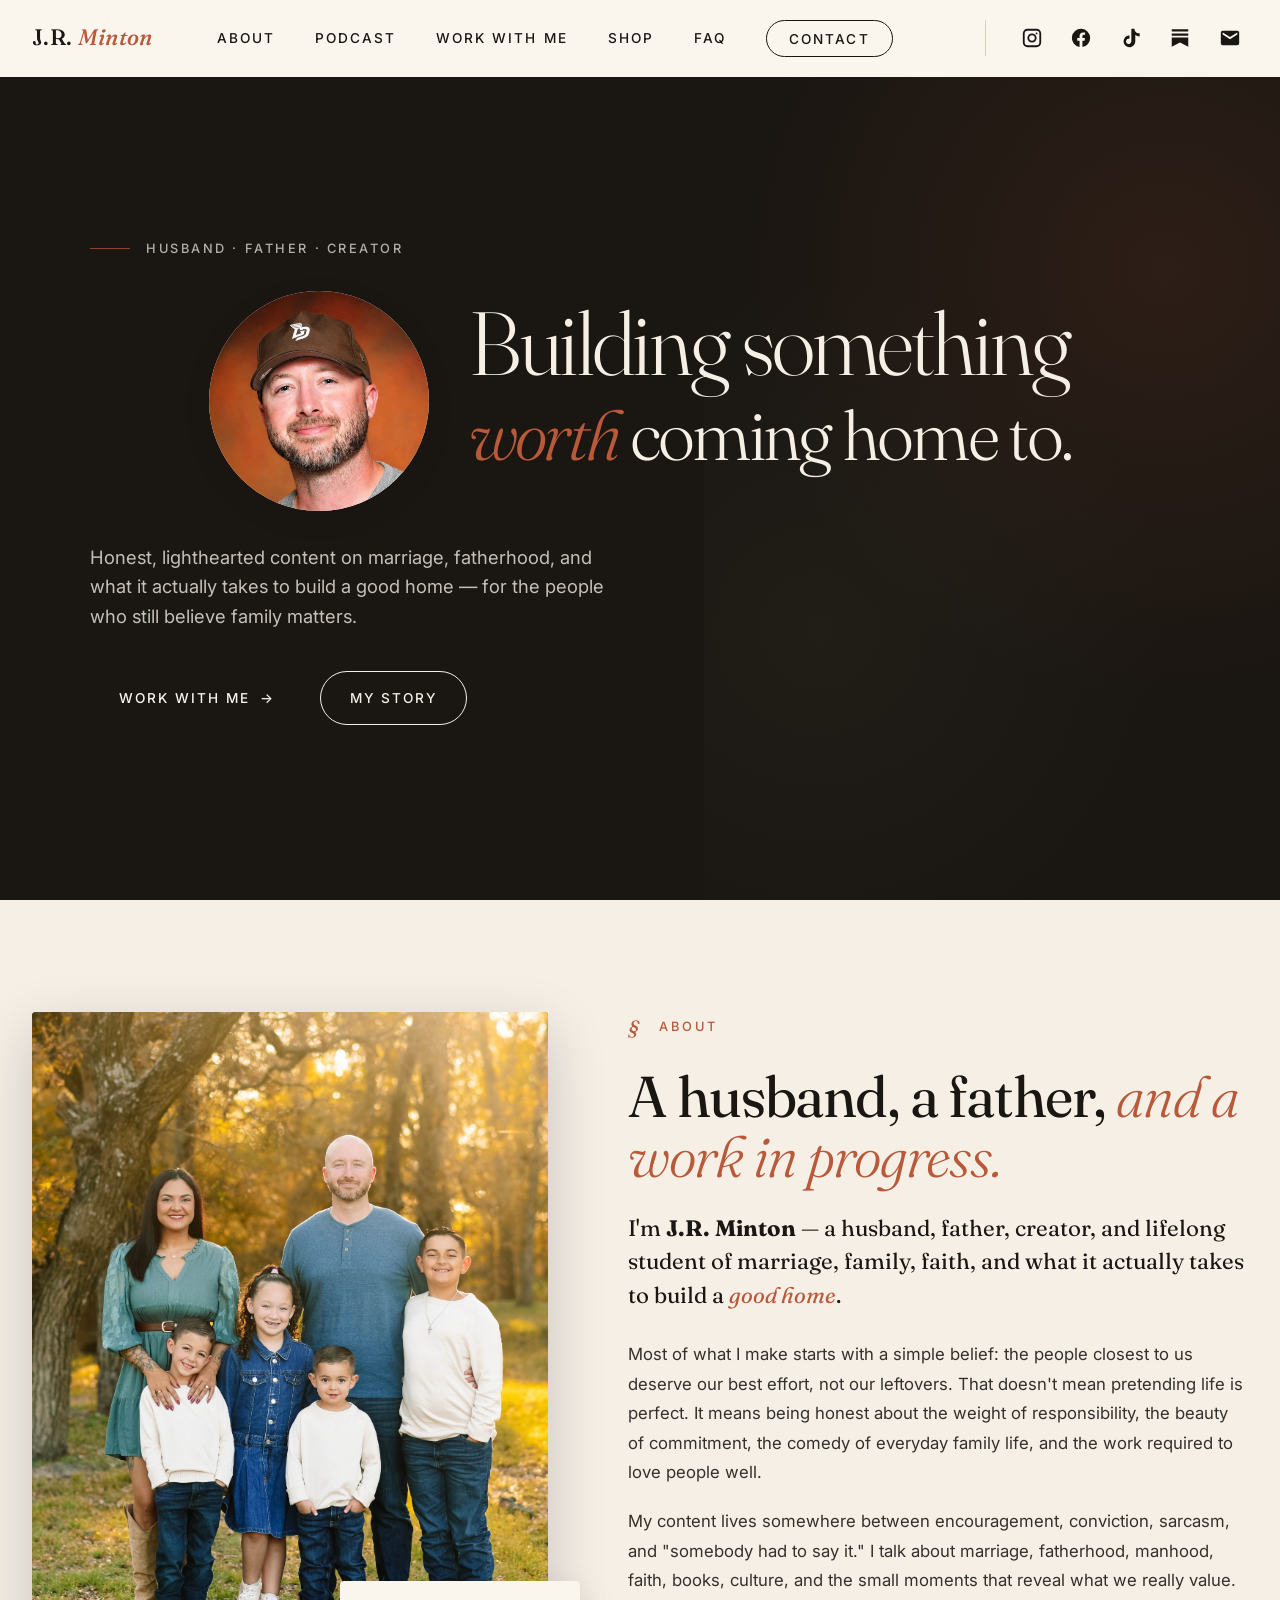
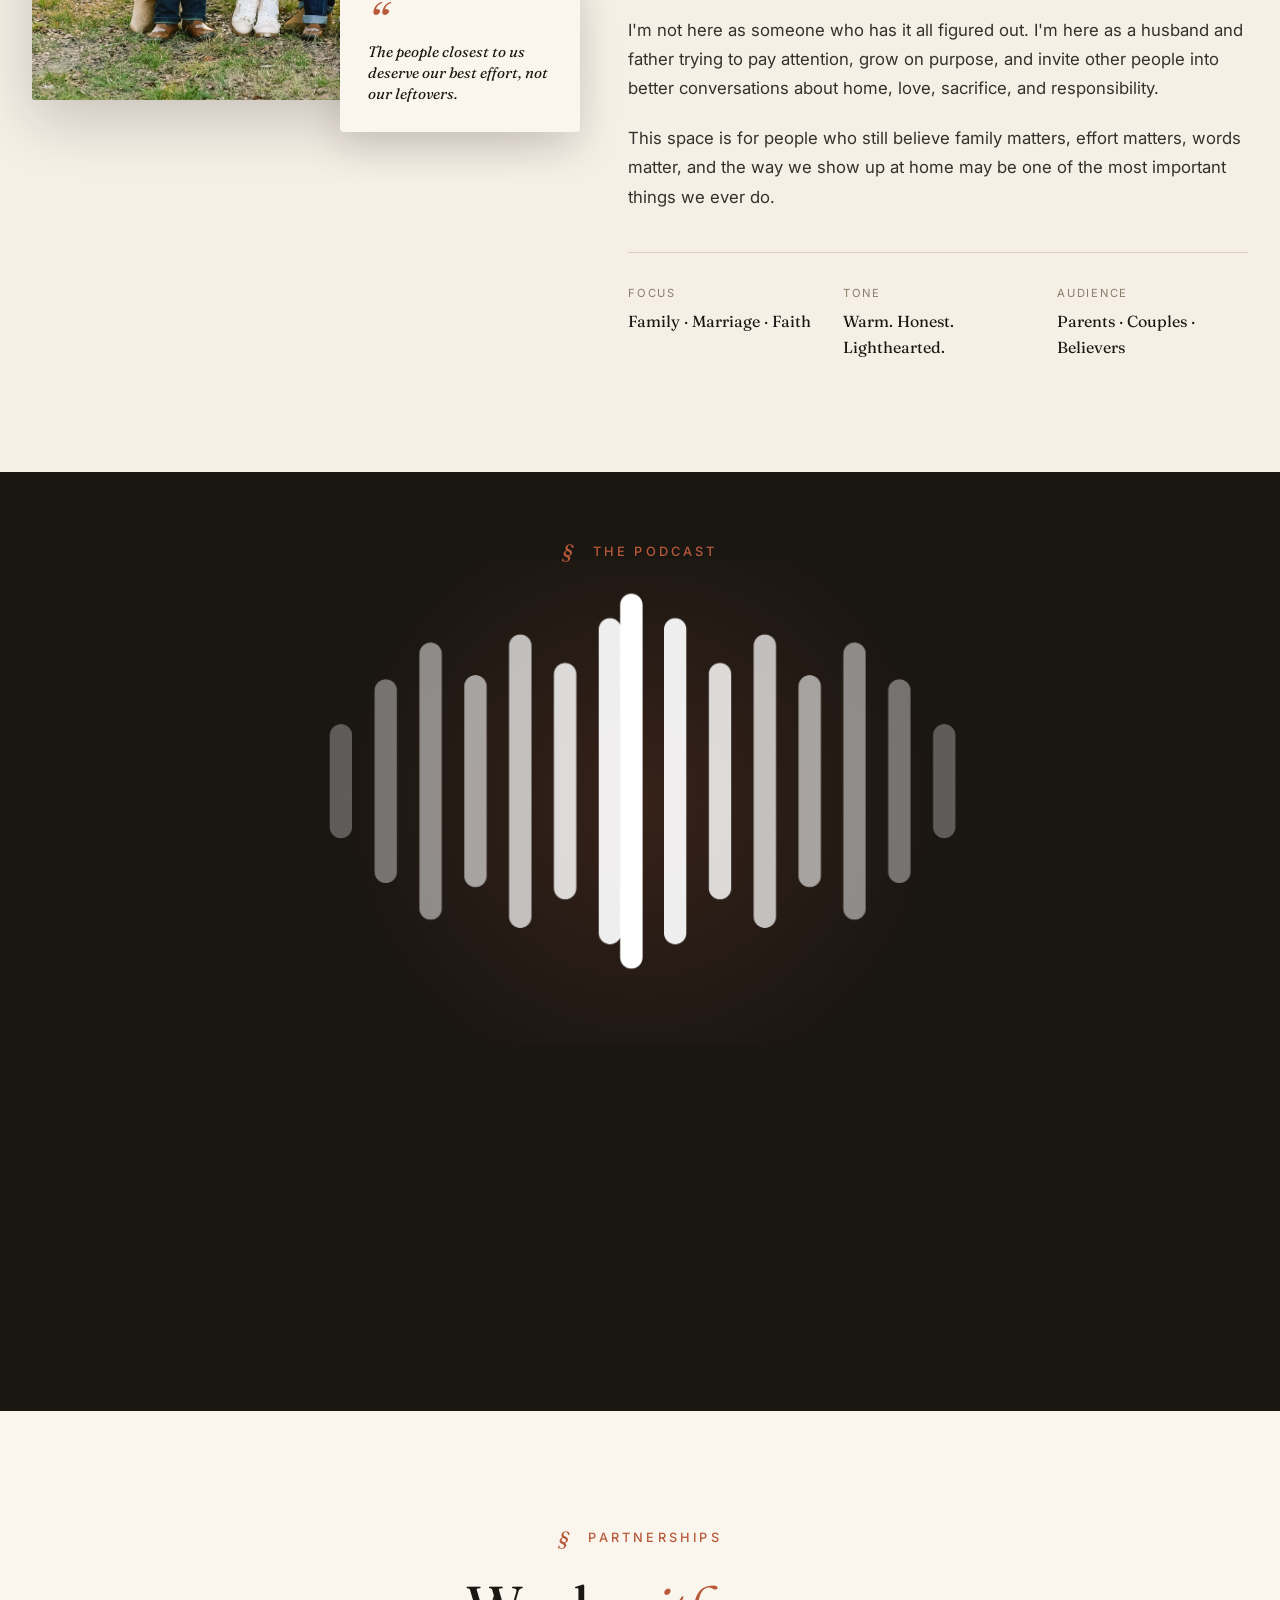
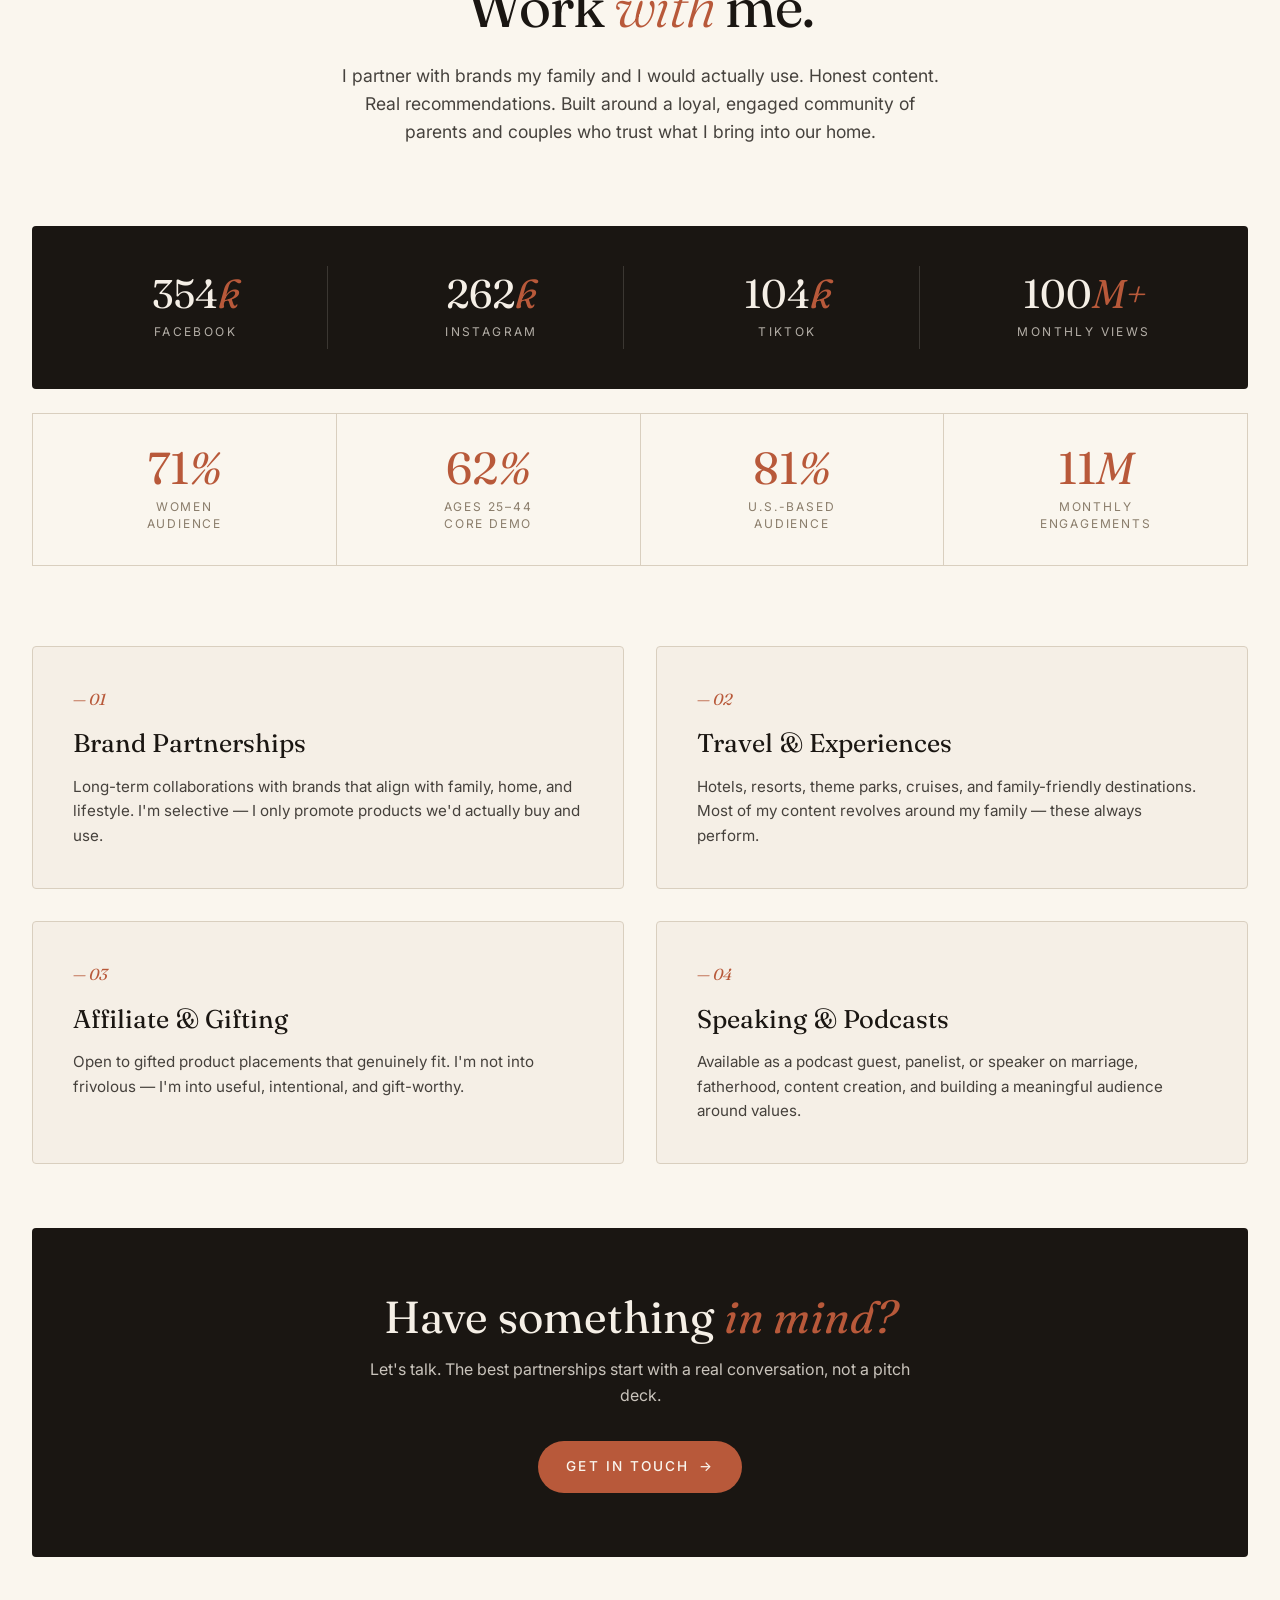
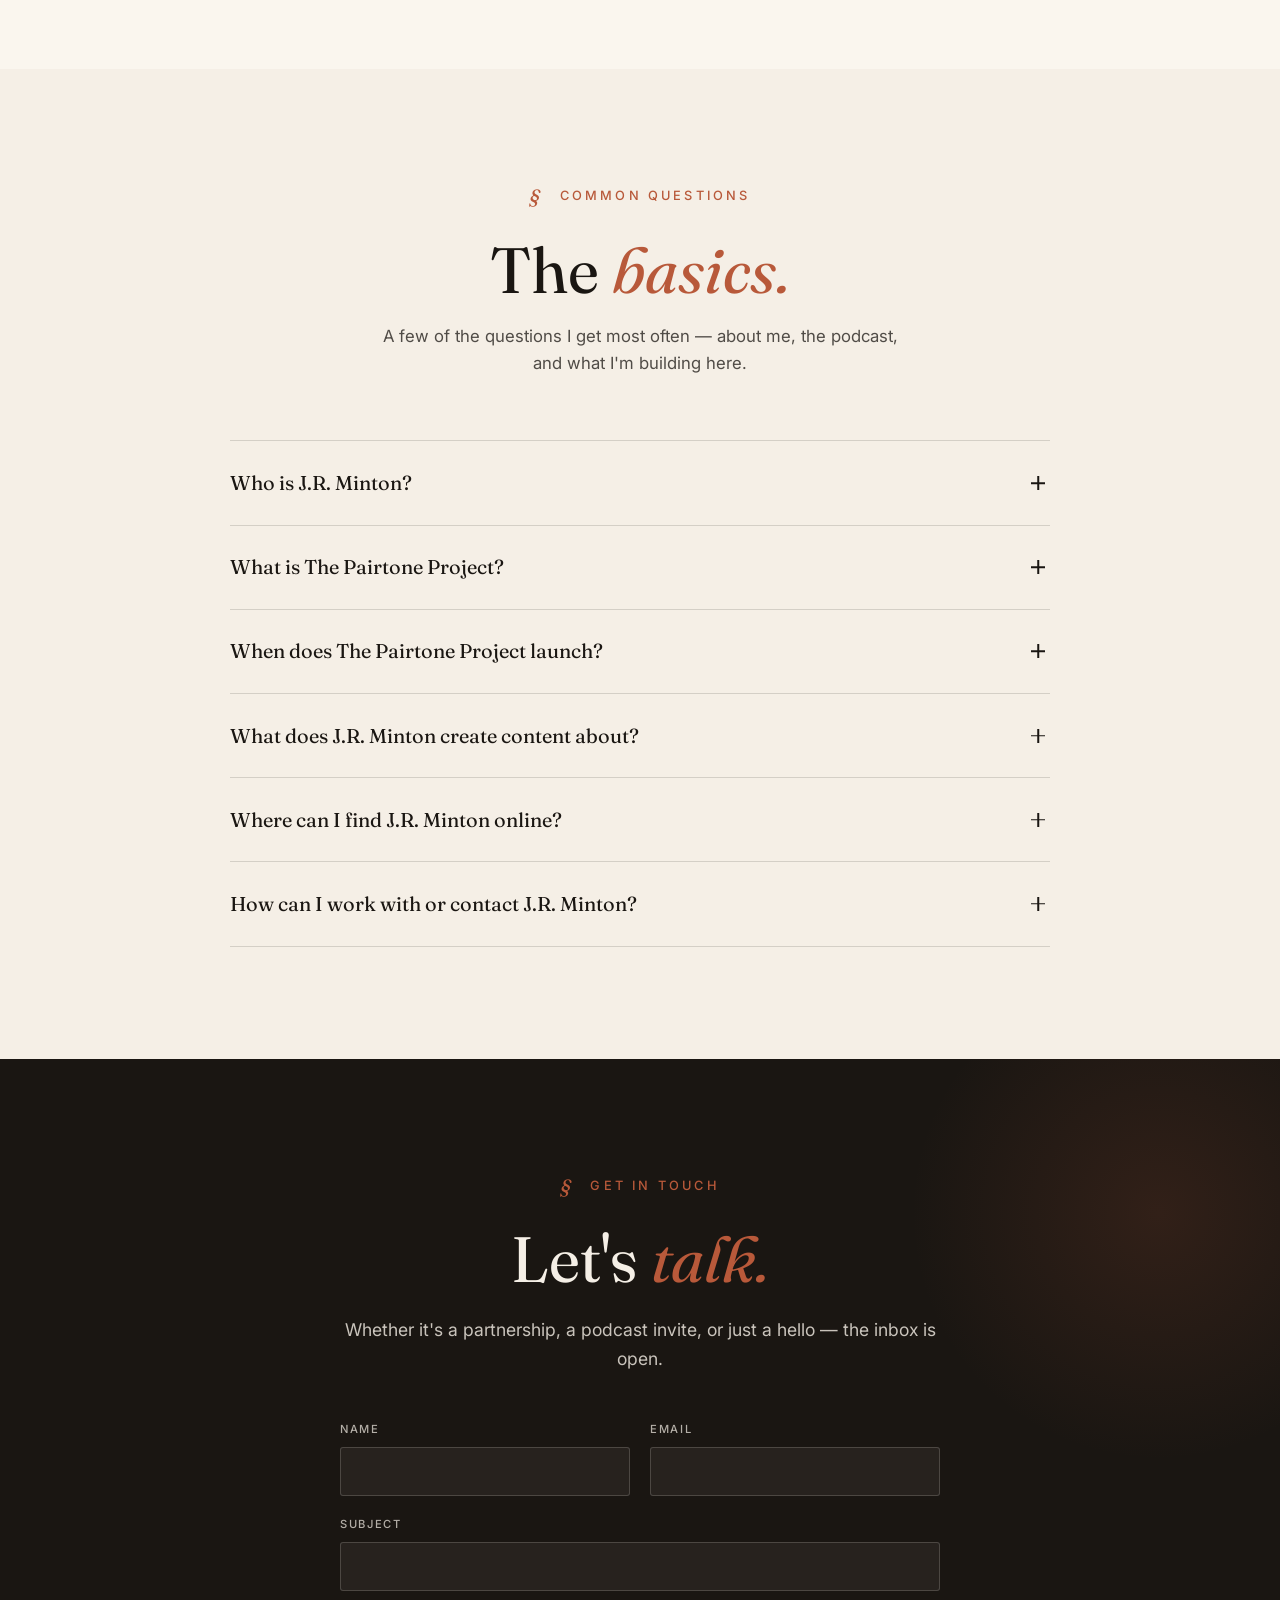
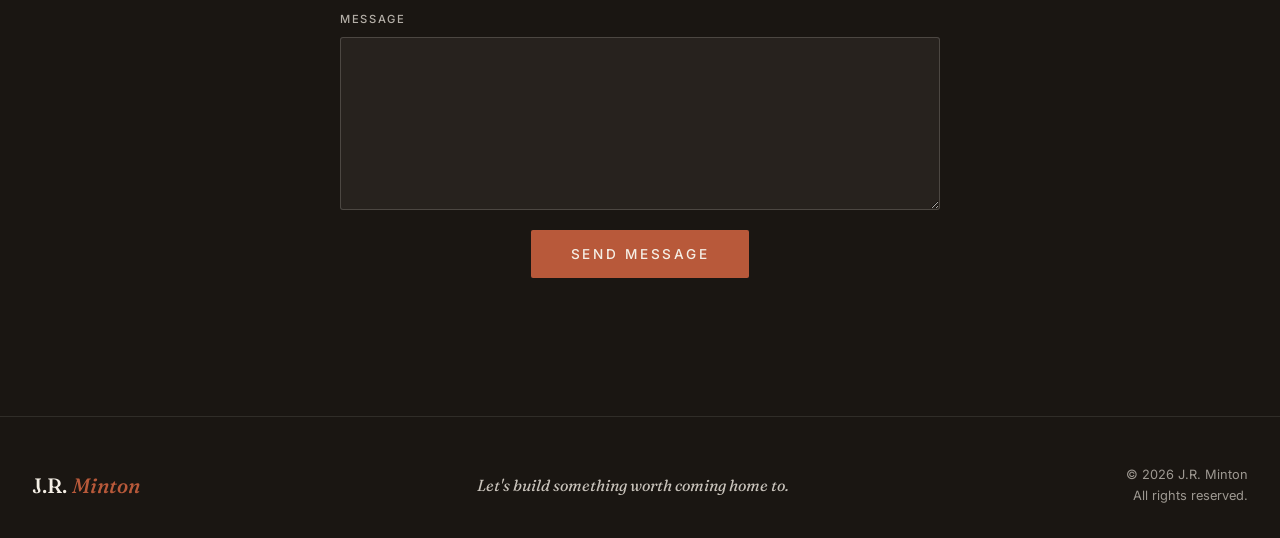
<file: index.html>
<!DOCTYPE html>
<html lang="en">
<head>
<meta charset="UTF-8" />
<meta name="viewport" content="width=device-width, initial-scale=1.0" />

<!-- ============== PRIMARY SEO ============== -->
<title>J.R. Minton — Husband, Father, Creator | Family, Marriage & Faith Content</title>
<meta name="description" content="J.R. Minton is a husband, father, and creator sharing content on marriage, family, and faith — and what it actually takes to build a good home. Home of The Pairtone Project podcast." />
<meta name="author" content="J.R. Minton" />
<meta name="robots" content="index, follow, max-image-preview:large" />
<link rel="canonical" href="https://jrminton.com/" />
<meta name="theme-color" content="#1a1612" />
<meta name="google-site-verification" content="AZuQV0XvzF9SCFKVDtsC4ckSCyFJ346GF7r8UJMQPl4" />

<!-- ============== OPEN GRAPH (Facebook, LinkedIn, iMessage previews) ============== -->
<meta property="og:type" content="website" />
<meta property="og:site_name" content="J.R. Minton" />
<meta property="og:title" content="J.R. Minton — Husband, Father, Creator" />
<meta property="og:description" content="Husband, father, creator. Content on marriage, family, faith — and what it actually takes to build a good home. Home of The Pairtone Project." />
<meta property="og:url" content="https://jrminton.com/" />
<meta property="og:image" content="https://jrminton.com/jr-minton.jpg" />
<meta property="og:image:alt" content="Portrait of J.R. Minton" />
<meta property="og:locale" content="en_US" />

<!-- ============== TWITTER / X CARD ============== -->
<meta name="twitter:card" content="summary_large_image" />
<meta name="twitter:title" content="J.R. Minton — Husband, Father, Creator" />
<meta name="twitter:description" content="Husband, father, creator. Content on marriage, family, faith — and what it actually takes to build a good home." />
<meta name="twitter:image" content="https://jrminton.com/jr-minton.jpg" />
<meta name="twitter:image:alt" content="Portrait of J.R. Minton" />

<!-- ============== FAVICON ============== -->
<link rel="icon" type="image/x-icon" href="/favicon.ico" />
<link rel="icon" type="image/svg+xml" href="/favicon.svg" />
<link rel="icon" type="image/png" sizes="96x96" href="/favicon-96x96.png" />
<link rel="apple-touch-icon" sizes="180x180" href="/apple-touch-icon.png" />
<link rel="manifest" href="/site.webmanifest" />

<!-- ============== STRUCTURED DATA (JSON-LD) ============== -->
<!-- Helps Google, ChatGPT, Perplexity, and other AI engines understand who you are -->
<script type="application/ld+json">
{
  "@context": "https://schema.org",
  "@graph": [
    {
      "@type": "Person",
      "@id": "https://jrminton.com/#person",
      "name": "J.R. Minton",
      "alternateName": "JR Minton",
      "url": "https://jrminton.com/",
      "image": "https://jrminton.com/jr-minton.jpg",
      "jobTitle": "Content Creator and Podcast Host",
      "description": "Husband, father, and creator producing content on marriage, family, and faith. Host of The Pairtone Project podcast.",
      "knowsAbout": ["Marriage", "Fatherhood", "Family", "Faith", "Content Creation", "Parenting"],
      "sameAs": [
        "https://www.instagram.com/minton__jr",
        "https://www.facebook.com/share/1GjVgejUcX/",
        "https://www.tiktok.com/@minton__jr",
        "https://mintonjr.substack.com"
      ]
    },
    {
      "@type": "WebSite",
      "@id": "https://jrminton.com/#website",
      "url": "https://jrminton.com/",
      "name": "J.R. Minton",
      "description": "Official site of J.R. Minton — husband, father, creator.",
      "publisher": { "@id": "https://jrminton.com/#person" },
      "inLanguage": "en-US"
    },
    {
      "@type": "PodcastSeries",
      "@id": "https://jrminton.com/#pairtone",
      "name": "The Pairtone Project",
      "description": "A podcast on marriage, fatherhood, and building a meaningful life — hosted by J.R. Minton.",
      "url": "https://jrminton.com/#podcast",
      "image": "https://jrminton.com/pairtone-project.png",
      "author": { "@id": "https://jrminton.com/#person" },
      "inLanguage": "en-US"
    },
    {
      "@type": "FAQPage",
      "@id": "https://jrminton.com/#faq",
      "mainEntity": [
        {
          "@type": "Question",
          "name": "Who is J.R. Minton?",
          "acceptedAnswer": {
            "@type": "Answer",
            "text": "J.R. Minton is a husband, father, and content creator. His work centers on marriage, fatherhood, faith, and what it actually takes to build a meaningful home life. He shares writing and content across Instagram, Facebook, TikTok, and his Substack newsletter, and is the host of the upcoming podcast The Pairtone Project."
          }
        },
        {
          "@type": "Question",
          "name": "What is The Pairtone Project?",
          "acceptedAnswer": {
            "@type": "Answer",
            "text": "The Pairtone Project is a podcast hosted by J.R. Minton and his wife. It's built around a simple idea: marriage is two voices learning to sound like one without losing either. The show explores marriage, parenting, faith, and the ongoing work of building a life together — honestly, and without pretending anyone has it figured out."
          }
        },
        {
          "@type": "Question",
          "name": "When does The Pairtone Project launch?",
          "acceptedAnswer": {
            "@type": "Answer",
            "text": "The Pairtone Project is launching soon. Recording begins once production setup is complete, and first episodes are expected within the coming weeks. To get notified the moment it goes live, subscribe to the Substack at mintonjr.substack.com."
          }
        },
        {
          "@type": "Question",
          "name": "What does J.R. Minton create content about?",
          "acceptedAnswer": {
            "@type": "Answer",
            "text": "J.R.'s content covers marriage, fatherhood, faith, and family — with a particular focus on what it actually takes to build a meaningful home. The audience is primarily husbands and fathers, though the work resonates broadly with anyone invested in strong family life. The tone is grounded, honest, and skeptical of easy answers."
          }
        },
        {
          "@type": "Question",
          "name": "Where can I find J.R. Minton online?",
          "acceptedAnswer": {
            "@type": "Answer",
            "text": "J.R. is on Instagram, TikTok, and Facebook as @minton__jr, and writes on Substack at mintonjr.substack.com. The home base for everything is jrminton.com."
          }
        },
        {
          "@type": "Question",
          "name": "How can I work with or contact J.R. Minton?",
          "acceptedAnswer": {
            "@type": "Answer",
            "text": "For partnerships, podcast invites, brand collaborations, or general inquiries, the contact form on jrminton.com is the best way in. J.R. partners with brands his family would actually use — honest content, real recommendations, built around a community of parents and couples."
          }
        }
      ]
    }
  ]
}
</script>

<link rel="preconnect" href="https://fonts.googleapis.com">
<link rel="preconnect" href="https://fonts.gstatic.com" crossorigin>
<link href="https://fonts.googleapis.com/css2?family=Fraunces:ital,opsz,wght@0,9..144,300;0,9..144,400;0,9..144,500;0,9..144,600;0,9..144,700;1,9..144,400;1,9..144,500&family=Inter:wght@300;400;500;600&display=swap" rel="stylesheet">
<link rel="stylesheet" href="styles.css?v=2" />
</head>
<body>

<!-- ============== NAV ============== -->
<nav id="nav">
  <div class="nav-inner">
    <a href="/" class="nav-logo">J.R. <span>Minton</span></a>
    <ul class="nav-links" id="navLinks">
      <li><a href="/#about">About</a></li>
      <li><a href="/#podcast">Podcast</a></li>
      <li><a href="/#work">Work With Me</a></li>
      <li><a href="/affiliates">Shop</a></li>
      <li><a href="/#faq">FAQ</a></li>
      <li><a href="/#connect" class="nav-cta">Contact</a></li>
    </ul>
    <div class="nav-socials">
      <a href="https://www.instagram.com/minton__jr" target="_blank" rel="noopener noreferrer" class="nav-social" aria-label="Instagram">
        <svg viewBox="0 0 24 24"><path fill-rule="evenodd" d="M7 2h10a5 5 0 0 1 5 5v10a5 5 0 0 1-5 5H7a5 5 0 0 1-5-5V7a5 5 0 0 1 5-5zm0 2a3 3 0 0 0-3 3v10a3 3 0 0 0 3 3h10a3 3 0 0 0 3-3V7a3 3 0 0 0-3-3zm10 2a1 1 0 1 0 0 2 1 1 0 0 0 0-2zm-5 1a5 5 0 1 1 0 10 5 5 0 0 1 0-10zm0 2a3 3 0 1 0 0 6 3 3 0 0 0 0-6z"/></svg>
      </a>
      <a href="https://www.facebook.com/share/1GjVgejUcX/" target="_blank" rel="noopener noreferrer" class="nav-social" aria-label="Facebook">
        <svg viewBox="0 0 24 24"><path d="M22 12a10 10 0 1 0-11.56 9.88v-6.99H7.9V12h2.54V9.8c0-2.5 1.5-3.89 3.78-3.89 1.1 0 2.24.2 2.24.2v2.46h-1.26c-1.24 0-1.63.77-1.63 1.56V12h2.77l-.44 2.89h-2.33v6.99A10 10 0 0 0 22 12z"/></svg>
      </a>
      <a href="https://www.tiktok.com/@minton__jr" target="_blank" rel="noopener noreferrer" class="nav-social" aria-label="TikTok">
        <svg viewBox="0 0 24 24"><path d="M19.59 6.69a4.83 4.83 0 0 1-3.77-4.25V2h-3.45v13.67a2.89 2.89 0 0 1-5.2 1.74 2.89 2.89 0 0 1 2.31-4.64 2.93 2.93 0 0 1 .88.13V9.4a6.84 6.84 0 0 0-1-.05A6.33 6.33 0 0 0 5.8 20.1a6.34 6.34 0 0 0 10.86-4.43V8.78a8.16 8.16 0 0 0 4.77 1.52V6.85a4.85 4.85 0 0 1-1.84-.16z"/></svg>
      </a>
      <a href="https://substack.com/@mintonjr" target="_blank" rel="noopener noreferrer" class="nav-social" aria-label="Substack">
        <svg viewBox="0 0 24 24"><path d="M3 2.5h18V5H3zm0 4.5h18v2.5H3zm0 4.5h18V21.5l-9-4.5-9 4.5z"/></svg>
      </a>
      <a href="mailto:sofas_liquids_8u@icloud.com" class="nav-social" aria-label="Email J.R.">
        <svg viewBox="0 0 24 24"><path d="M20 4H4a2 2 0 0 0-2 2v12a2 2 0 0 0 2 2h16a2 2 0 0 0 2-2V6a2 2 0 0 0-2-2zm0 4.24-8 5-8-5V6l8 5 8-5v2.24z"/></svg>
      </a>
    </div>
    <button class="menu-toggle" id="menuToggle" aria-label="Open menu" aria-expanded="false">
      <svg class="menu-icon-open" viewBox="0 0 24 24" aria-hidden="true">
        <path d="M3 6h18M3 12h18M3 18h18" stroke="currentColor" stroke-width="2" stroke-linecap="round" fill="none"/>
      </svg>
      <svg class="menu-icon-close" viewBox="0 0 24 24" aria-hidden="true">
        <path d="M6 6l12 12M18 6L6 18" stroke="currentColor" stroke-width="2" stroke-linecap="round" fill="none"/>
      </svg>
    </button>
  </div>
</nav>

<!-- ============== HERO ============== -->
<section class="hero">
  <div class="hero-inner">
    <div class="hero-eyebrow">Husband · Father · Creator</div>
    <div class="hero-headline-row">
      <div class="hero-portrait">
        <!-- IMAGE PLACEHOLDER: J.R. Minton — replace src path if you rename the file -->
        <img src="jr-minton.jpg" alt="J.R. Minton, husband, father, and creator — portrait" loading="eager" fetchpriority="high" />
      </div>
      <h1>
        Building something<br>
        <span class="headline-line-2"><span class="italic">worth</span> coming home to.</span>
      </h1>
    </div>
    <p class="hero-tagline">
      Honest, lighthearted content on marriage, fatherhood, and what it actually takes to build a good home — for the people who still believe family matters.
    </p>
    <div class="hero-cta-group">
      <a href="#work" class="btn btn-primary">
        Work With Me <span class="btn-arrow">→</span>
      </a>
      <a href="#about" class="btn btn-secondary">My Story</a>
    </div>
  </div>
</section>

<!-- ============== ABOUT ============== -->
<section class="about" id="about">
  <div class="section-inner">
    <div class="about-grid">
      <div class="about-image-stack">
        <div class="about-image-main">
          <!-- IMAGE PLACEHOLDER: The Minton family — replace src path if you rename the file -->
      <img src="minton-family.jpg" alt="J.R. Minton with his wife and children — the Minton family" loading="lazy" />
        </div>
        <div class="about-quote-card">
          <span class="quote-mark">“</span>
          <p>The people closest to us deserve our best effort, not our leftovers.</p>
        </div>
      </div>
      <div class="about-content">
        <div class="section-label">About</div>
        <h2 class="section-title">A husband, a father, <span class="italic">and a work in progress.</span></h2>
        <p>
          I'm <strong>J.R. Minton</strong> — a husband, father, creator, and lifelong student of marriage, family, faith, and what it actually takes to build a <span class="italic">good home</span>.
        </p>
        <p>
          Most of what I make starts with a simple belief: the people closest to us deserve our best effort, not our leftovers. That doesn't mean pretending life is perfect. It means being honest about the weight of responsibility, the beauty of commitment, the comedy of everyday family life, and the work required to love people well.
        </p>
        <p>
          My content lives somewhere between encouragement, conviction, sarcasm, and "somebody had to say it." I talk about marriage, fatherhood, manhood, faith, books, culture, and the small moments that reveal what we really value.
        </p>
        <p>
          I'm not here as someone who has it all figured out. I'm here as a husband and father trying to pay attention, grow on purpose, and invite other people into better conversations about home, love, sacrifice, and responsibility.
        </p>
        <p>
          This space is for people who still believe family matters, effort matters, words matter, and the way we show up at home may be one of the most important things we ever do.
        </p>

        <div class="about-meta">
          <div class="about-meta-item">
            <div class="about-meta-label">Focus</div>
            <div class="about-meta-value">Family · Marriage · Faith</div>
          </div>
          <div class="about-meta-item">
            <div class="about-meta-label">Tone</div>
            <div class="about-meta-value">Warm. Honest. Lighthearted.</div>
          </div>
          <div class="about-meta-item">
            <div class="about-meta-label">Audience</div>
            <div class="about-meta-value">Parents · Couples · Believers</div>
          </div>
        </div>
      </div>
    </div>
  </div>
</section>

<!-- ============== PODCAST ============== -->
<section class="podcast" id="podcast">
  <div class="podcast-stack">
    <div class="section-label">The Podcast</div>

    <div class="podcast-wave">
      <div class="podcast-wave-glow"></div>
      <!-- IMAGE PLACEHOLDER: The Pairtone Project — replace src path if you rename the file -->
      <img src="pairtone-project.png" alt="The Pairtone Project — podcast by J.R. Minton on marriage and fatherhood" loading="lazy" />
    </div>

    <div class="podcast-content">
      <h2 class="podcast-title">The <span class="italic">Pairtone</span> Project</h2>

      <p class="podcast-description">
        Two voices. One marriage. One imperfect, ongoing pursuit of unity. The Pairtone Project is built around a simple idea: my wife and I both have a voice in this — and the work of marriage is learning to sound like one without losing either.
      </p>
      <p class="podcast-description">
        We won't ever land it perfectly. That's not the point. The pursuit is.
      </p>

      <div>
        <span class="podcast-coming-soon">Coming Soon</span>
      </div>

      <div class="podcast-platforms">
        <a href="https://mintonjr.substack.com" target="_blank" rel="noopener noreferrer" class="platform-pill">Notify Me</a>
      </div>
    </div>
  </div>
</section>

<!-- ============== WORK WITH ME ============== -->
<section class="work" id="work">
  <div class="section-inner">
    <div class="work-header">
      <div class="section-label">Partnerships</div>
      <h2 class="section-title">Work <span class="italic">with</span> me.</h2>
      <p class="work-subtitle">
        I partner with brands my family and I would actually use. Honest content. Real recommendations. Built around a loyal, engaged community of parents and couples who trust what I bring into our home.
      </p>
    </div>

    <!-- Reach (top row, dark/highlighted) -->
    <div class="social-strip social-strip-inline">
      <div class="social-strip-inner">
        <div class="social-stat">
          <div class="social-stat-num">354<span class="italic">k</span></div>
          <div class="social-stat-label">Facebook</div>
        </div>
        <div class="social-stat">
          <div class="social-stat-num">262<span class="italic">k</span></div>
          <div class="social-stat-label">Instagram</div>
        </div>
        <div class="social-stat">
          <div class="social-stat-num">104<span class="italic">k</span></div>
          <div class="social-stat-label">TikTok</div>
        </div>
        <div class="social-stat">
          <div class="social-stat-num">100<span class="italic">M+</span></div>
          <div class="social-stat-label">Monthly Views</div>
        </div>
      </div>
    </div>

    <!-- Demographics -->
    <div class="demographics">
      <div class="demo-card">
        <div class="demo-num">71<span class="italic">%</span></div>
        <div class="demo-label">Women<br>Audience</div>
      </div>
      <div class="demo-card">
        <div class="demo-num">62<span class="italic">%</span></div>
        <div class="demo-label">Ages 25–44<br>Core Demo</div>
      </div>
      <div class="demo-card">
        <div class="demo-num">81<span class="italic">%</span></div>
        <div class="demo-label">U.S.-Based<br>Audience</div>
      </div>
      <div class="demo-card">
        <div class="demo-num">11<span class="italic">M</span></div>
        <div class="demo-label">Monthly<br>Engagements</div>
      </div>
    </div>

    <!-- Categories -->
    <div class="work-categories">
      <div class="category-card">
        <div class="category-num">— 01</div>
        <div class="category-title">Brand Partnerships</div>
        <div class="category-desc">
          Long-term collaborations with brands that align with family, home, and lifestyle. I'm selective — I only promote products we'd actually buy and use.
        </div>
      </div>
      <div class="category-card">
        <div class="category-num">— 02</div>
        <div class="category-title">Travel & Experiences</div>
        <div class="category-desc">
          Hotels, resorts, theme parks, cruises, and family-friendly destinations. Most of my content revolves around my family — these always perform.
        </div>
      </div>
      <div class="category-card">
        <div class="category-num">— 03</div>
        <div class="category-title">Affiliate & Gifting</div>
        <div class="category-desc">
          Open to gifted product placements that genuinely fit. I'm not into frivolous — I'm into useful, intentional, and gift-worthy.
        </div>
      </div>
      <div class="category-card">
        <div class="category-num">— 04</div>
        <div class="category-title">Speaking & Podcasts</div>
        <div class="category-desc">
          Available as a podcast guest, panelist, or speaker on marriage, fatherhood, content creation, and building a meaningful audience around values.
        </div>
      </div>
    </div>

    <!-- CTA -->
    <div class="work-cta-block">
      <h3>Have something <span class="italic">in mind?</span></h3>
      <p>Let's talk. The best partnerships start with a real conversation, not a pitch deck.</p>
      <a href="mailto:sofas_liquids_8u@icloud.com?subject=Brand%20Partnership%20Inquiry" class="btn btn-primary">
        Get In Touch <span class="btn-arrow">→</span>
      </a>
    </div>
  </div>
</section>

<!-- ============== FAQ ============== -->
<section class="faq" id="faq">
  <div class="faq-inner">
    <div class="faq-header">
      <div class="section-label" style="justify-content: center;">Common Questions</div>
      <h2>The <span class="italic">basics.</span></h2>
      <p class="faq-sub">
        A few of the questions I get most often — about me, the podcast, and what I'm building here.
      </p>
    </div>

    <div class="faq-list">
      <details class="faq-item">
        <summary>Who is J.R. Minton?<span class="faq-icon" aria-hidden="true"></span></summary>
        <div class="faq-answer">
          J.R. Minton is a husband, father, and content creator. His work centers on marriage, fatherhood, faith, and what it actually takes to build a meaningful home life. He shares writing and content across Instagram, Facebook, TikTok, and his Substack newsletter, and is the host of the upcoming podcast The Pairtone Project.
        </div>
      </details>

      <details class="faq-item">
        <summary>What is The Pairtone Project?<span class="faq-icon" aria-hidden="true"></span></summary>
        <div class="faq-answer">
          The Pairtone Project is a podcast hosted by J.R. Minton and his wife. It's built around a simple idea: marriage is two voices learning to sound like one without losing either. The show explores marriage, parenting, faith, and the ongoing work of building a life together — honestly, and without pretending anyone has it figured out.
        </div>
      </details>

      <details class="faq-item">
        <summary>When does The Pairtone Project launch?<span class="faq-icon" aria-hidden="true"></span></summary>
        <div class="faq-answer">
          The Pairtone Project is launching soon. Recording begins once production setup is complete, and first episodes are expected within the coming weeks. To get notified the moment it goes live, <a href="https://mintonjr.substack.com" target="_blank" rel="noopener noreferrer">subscribe to the Substack</a>.
        </div>
      </details>

      <details class="faq-item">
        <summary>What does J.R. Minton create content about?<span class="faq-icon" aria-hidden="true"></span></summary>
        <div class="faq-answer">
          J.R.'s content covers marriage, fatherhood, faith, and family — with a particular focus on what it actually takes to build a meaningful home. The audience is primarily husbands and fathers, though the work resonates broadly with anyone invested in strong family life. The tone is grounded, honest, and skeptical of easy answers.
        </div>
      </details>

      <details class="faq-item">
        <summary>Where can I find J.R. Minton online?<span class="faq-icon" aria-hidden="true"></span></summary>
        <div class="faq-answer">
          J.R. is on <a href="https://www.instagram.com/minton__jr" target="_blank" rel="noopener noreferrer">Instagram</a>, <a href="https://www.tiktok.com/@minton__jr" target="_blank" rel="noopener noreferrer">TikTok</a>, and <a href="https://www.facebook.com/share/1GjVgejUcX/" target="_blank" rel="noopener noreferrer">Facebook</a> as @minton__jr, and writes on <a href="https://mintonjr.substack.com" target="_blank" rel="noopener noreferrer">Substack</a>. The home base for everything is jrminton.com.
        </div>
      </details>

      <details class="faq-item">
        <summary>How can I work with or contact J.R. Minton?<span class="faq-icon" aria-hidden="true"></span></summary>
        <div class="faq-answer">
          For partnerships, podcast invites, brand collaborations, or general inquiries, the contact form on jrminton.com is the best way in. J.R. partners with brands his family would actually use — honest content, real recommendations, built around a community of parents and couples.
        </div>
      </details>
    </div>
  </div>
</section>

<!-- ============== CONNECT ============== -->
<section class="connect" id="connect">
  <div class="connect-inner">
    <div class="section-label" style="justify-content: center; color: var(--terracotta);">Get In Touch</div>
    <h2>Let's <span class="italic">talk.</span></h2>
    <p class="connect-sub">
      Whether it's a partnership, a podcast invite, or just a hello — the inbox is open.
    </p>

    <!--
      Contact form powered by Formspree (https://formspree.io)
      Form ID: mvzlgvwb
      Submissions are sent to sofas_liquids_8u@icloud.com (forwards to real inbox via Hide My Email)
      Free plan: 50 messages/month — manage at https://formspree.io/forms
    -->
    <form
      class="contact-form"
      action="https://formspree.io/f/mvzlgvwb"
      method="POST"
      id="contact-form"
    >
      <div class="form-row">
        <div class="form-field">
          <label for="cf-name">Name</label>
          <input type="text" id="cf-name" name="name" required autocomplete="name" />
        </div>
        <div class="form-field">
          <label for="cf-email">Email</label>
          <input type="email" id="cf-email" name="email" required autocomplete="email" />
        </div>
      </div>
      <div class="form-field">
        <label for="cf-subject">Subject</label>
        <input type="text" id="cf-subject" name="subject" required />
      </div>
      <div class="form-field">
        <label for="cf-message">Message</label>
        <textarea id="cf-message" name="message" rows="6" required></textarea>
      </div>

      <!-- Honeypot field — hidden from humans, catches spam bots -->
      <input type="text" name="_gotcha" class="form-honeypot" tabindex="-1" autocomplete="off" />

      <!-- Sets the subject line of the email Formspree sends you -->
      <input type="hidden" name="_subject" value="New message from your website" />

      <div class="form-submit-row">
        <button type="submit" class="form-submit" id="cf-submit">
          Send Message
        </button>
      </div>

      <div class="form-status" id="cf-status" role="status" aria-live="polite"></div>
    </form>
  </div>
</section>

<!-- ============== FOOTER ============== -->
<footer>
  <div class="footer-inner">
    <div class="footer-logo">J.R. <span class="italic">Minton</span></div>
    <div class="footer-tagline">Let's build something worth coming home to.</div>
    <div class="footer-meta">
      © 2026 J.R. Minton<br>
      All rights reserved.
    </div>
  </div>
</footer>

<script src="scripts.js?v=2" defer></script>

</body>
</html>
</file>
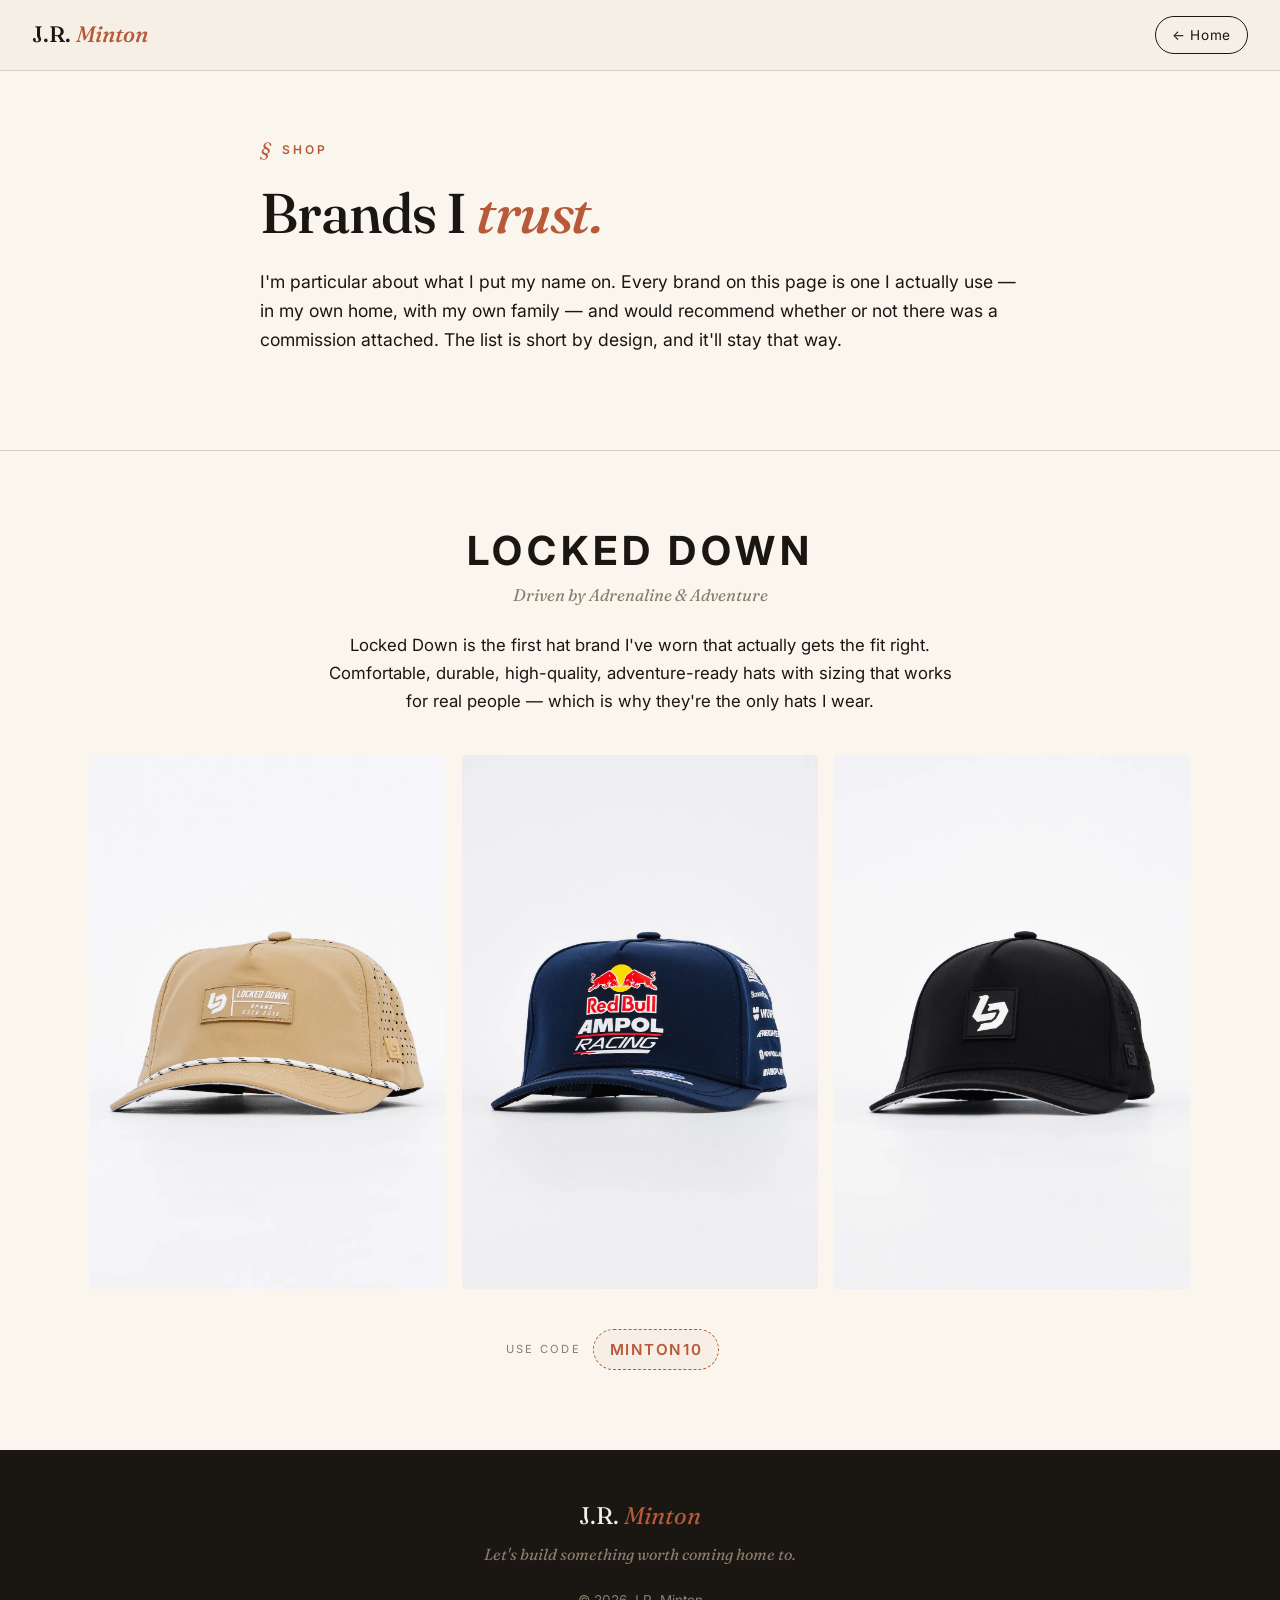
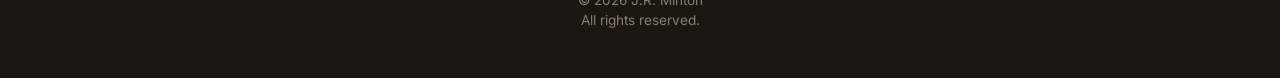
<file: affiliates.html>
<!DOCTYPE html>
<html lang="en">
<head>
<meta charset="UTF-8" />
<meta name="viewport" content="width=device-width, initial-scale=1.0" />

<title>Shop — Brands I Trust | J.R. Minton</title>
<meta name="description" content="A short, carefully curated list of brands J.R. Minton actually uses with his family — and stands behind." />
<link rel="canonical" href="https://jrminton.com/affiliates" />

<meta name="author" content="J.R. Minton" />
<meta name="robots" content="index, follow, max-image-preview:large" />
<meta name="theme-color" content="#1a1612" />

<meta property="og:type" content="website" />
<meta property="og:site_name" content="J.R. Minton" />
<meta property="og:title" content="Shop — Brands I Trust | J.R. Minton" />
<meta property="og:description" content="A short, carefully curated list of brands J.R. Minton actually uses with his family — and stands behind." />
<meta property="og:url" content="https://jrminton.com/affiliates" />
<meta property="og:image" content="https://jrminton.com/jr-minton.jpg" />
<meta property="og:image:alt" content="Portrait of J.R. Minton" />
<meta property="og:locale" content="en_US" />

<meta name="twitter:card" content="summary_large_image" />
<meta name="twitter:title" content="Shop — Brands I Trust | J.R. Minton" />
<meta name="twitter:description" content="A short, carefully curated list of brands J.R. Minton actually uses with his family — and stands behind." />
<meta name="twitter:image" content="https://jrminton.com/jr-minton.jpg" />

<link rel="icon" type="image/x-icon" href="/favicon.ico" />
<link rel="icon" type="image/svg+xml" href="/favicon.svg" />
<link rel="apple-touch-icon" sizes="180x180" href="/apple-touch-icon.png" />

<!-- Fonts (loaded independently — not dependent on styles.css) -->
<link rel="preconnect" href="https://fonts.googleapis.com" />
<link rel="preconnect" href="https://fonts.gstatic.com" crossorigin />
<link href="https://fonts.googleapis.com/css2?family=Fraunces:ital,wght@0,400;0,500;0,600;1,400;1,500&family=Inter:wght@400;500;600;700&display=swap" rel="stylesheet" />

<!-- ============== ALL PAGE STYLING — EMBEDDED, NO EXTERNAL CSS REQUIRED ============== -->
<style>
  /* Sensible defaults so the page works even if every other CSS file fails */
  *, *::before, *::after { box-sizing: border-box; }
  body {
    margin: 0;
    font-family: 'Inter', system-ui, sans-serif;
    color: #1a1612;
    background: #f5efe6;
    line-height: 1.5;
    -webkit-font-smoothing: antialiased;
  }
  img { display: block; max-width: 100%; }
  a { color: inherit; }
  h1, h2, p { margin: 0; }

  /* Container */
  .aff-container {
    max-width: 1100px;
    margin: 0 auto;
  }
  .aff-narrow { max-width: 760px; }

  /* Eyebrow label (matching homepage section-label) */
  .aff-eyebrow {
    font-size: 0.75rem;
    font-weight: 600;
    letter-spacing: 0.25em;
    text-transform: uppercase;
    color: #b8593a;
    margin-bottom: 1.25rem;
  }
  .aff-eyebrow::before {
    content: '§';
    font-family: 'Fraunces', serif;
    font-style: italic;
    font-weight: 400;
    font-size: 1.2rem;
    margin-right: 0.5rem;
    vertical-align: -2px;
  }

  /* Nav (minimal, self-contained — works without any external JS or CSS) */
  .aff-nav {
    position: sticky;
    top: 0;
    z-index: 100;
    background: rgba(245, 239, 230, 0.92);
    -webkit-backdrop-filter: blur(8px);
    backdrop-filter: blur(8px);
    border-bottom: 1px solid #d9cfbf;
  }
  .aff-nav-inner {
    max-width: 1400px;
    margin: 0 auto;
    padding: 1rem 2rem;
    display: flex;
    align-items: center;
    justify-content: space-between;
    gap: 1rem;
  }
  .aff-nav-logo {
    font-family: 'Fraunces', serif;
    font-size: 1.4rem;
    text-decoration: none;
    color: #1a1612;
    font-weight: 500;
  }
  .aff-nav-logo em {
    font-style: italic;
    color: #b8593a;
  }
  .aff-nav-back {
    font-size: 0.85rem;
    text-decoration: none;
    color: #1a1612;
    letter-spacing: 0.05em;
    padding: 0.5rem 1rem;
    border: 1px solid #1a1612;
    border-radius: 999px;
    transition: background 0.2s ease, color 0.2s ease;
  }
  .aff-nav-back:hover {
    background: #1a1612;
    color: #f5efe6;
  }

  /* Intro band */
  .aff-intro {
    background: #faf6ee;
    padding: 4rem 2rem;
  }
  .aff-intro h1 {
    font-family: 'Fraunces', serif;
    font-weight: 500;
    font-size: clamp(2.25rem, 6vw, 3.5rem);
    line-height: 1.05;
    letter-spacing: -0.02em;
    margin: 0 0 1.5rem;
    color: #1a1612;
  }
  .aff-intro h1 em {
    font-style: italic;
    color: #b8593a;
  }
  .aff-intro .lead {
    font-size: 1.1rem;
    line-height: 1.65;
    margin: 0 0 2rem;
  }

  /* Brand section */
  .aff-brand {
    padding: 5rem 2rem;
    background: #f5efe6;
    border-top: 1px solid #d9cfbf;
  }
  .aff-brand:nth-of-type(even) { background: #faf6ee; }

  .aff-brand-header {
    text-align: center;
    margin-bottom: 1.5rem;
  }
  .aff-brand-name {
    font-family: 'Inter', sans-serif;
    font-size: clamp(1.75rem, 4.5vw, 2.5rem);
    font-weight: 700;
    letter-spacing: 0.12em;
    text-transform: uppercase;
    color: #1a1612;
    line-height: 1;
    margin: 0;
  }
  .aff-brand-tagline {
    font-family: 'Fraunces', serif;
    font-style: italic;
    font-size: 1.05rem;
    color: #8a7d6b;
    margin: 0.75rem 0 0;
  }
  .aff-brand-blurb {
    max-width: 640px;
    margin: 0 auto 2.5rem;
    text-align: center;
    font-size: 1.05rem;
    line-height: 1.65;
  }

  /* Product grid — ALWAYS 3 columns, even on mobile */
  .aff-products {
    display: grid;
    grid-template-columns: repeat(3, 1fr);
    gap: 1rem;
    margin-bottom: 2.5rem;
  }
  .aff-product {
    display: block;
    text-decoration: none;
    color: inherit;
    border-radius: 4px;
    overflow: hidden;
    background: #faf6ee;
    transition: transform 0.2s ease, box-shadow 0.2s ease;
  }
  .aff-brand:nth-of-type(even) .aff-product { background: #f5efe6; }
  .aff-product:hover {
    transform: translateY(-3px);
    box-shadow: 0 10px 24px rgba(26, 22, 18, 0.10);
  }
  .aff-product img {
    width: 100%;
    height: auto;
    aspect-ratio: 2 / 3;
    object-fit: cover;
  }

  /* Discount code pill */
  .aff-code {
    display: flex;
    justify-content: center;
    align-items: center;
    gap: 0.75rem;
    margin-top: 1rem;
    flex-wrap: wrap;
  }
  .aff-code-label {
    font-size: 0.7rem;
    text-transform: uppercase;
    letter-spacing: 0.2em;
    color: #8a7d6b;
  }
  .aff-code-value {
    display: inline-flex;
    padding: 0.6rem 1rem;
    border: 1px dashed #b8593a;
    border-radius: 999px;
    background: rgba(184, 89, 58, 0.04);
    font-family: 'Inter', sans-serif;
    font-weight: 600;
    font-size: 0.95rem;
    letter-spacing: 0.1em;
    color: #b8593a;
    cursor: pointer;
    user-select: all;
    transition: background 0.2s ease, color 0.2s ease;
  }
  .aff-code-value:hover {
    background: #b8593a;
    color: #faf6ee;
  }
  .aff-code-copied {
    font-size: 0.75rem;
    color: #b8593a;
    opacity: 0;
    transition: opacity 0.2s ease;
  }
  .aff-code-copied.is-visible { opacity: 1; }

  /* Footer */
  .aff-footer {
    background: #1a1612;
    color: #f5efe6;
    padding: 3rem 2rem;
    text-align: center;
  }
  .aff-footer-logo {
    font-family: 'Fraunces', serif;
    font-size: 1.5rem;
    margin-bottom: 0.5rem;
  }
  .aff-footer-logo em {
    font-style: italic;
    color: #b8593a;
  }
  .aff-footer-tagline {
    font-family: 'Fraunces', serif;
    font-style: italic;
    color: #8a7d6b;
    margin-bottom: 1.5rem;
  }
  .aff-footer-meta {
    font-size: 0.85rem;
    color: #8a7d6b;
    line-height: 1.5;
  }

  /* Mobile tweaks */
  @media (max-width: 600px) {
    .aff-nav-inner { padding: 0.75rem 1.25rem; }
    .aff-intro { padding: 3rem 1.25rem; }
    .aff-brand { padding: 3.5rem 1.25rem; }
    .aff-products { gap: 0.5rem; }
    .aff-brand-blurb { font-size: 1rem; }
  }
</style>

</head>
<body>

<!-- Minimal nav — just logo + Home link. No reliance on shared scripts.js -->
<nav class="aff-nav">
  <div class="aff-nav-inner">
    <a href="/" class="aff-nav-logo">J.R. <em>Minton</em></a>
    <a href="/" class="aff-nav-back">← Home</a>
  </div>
</nav>

<main>

  <!-- INTRO -->
  <section class="aff-intro">
    <div class="aff-container aff-narrow">
      <div class="aff-eyebrow">Shop</div>
      <h1>Brands I <em>trust.</em></h1>
      <p class="lead">
        I'm particular about what I put my name on. Every brand on this page is one I actually use — in my own home, with my own family — and would recommend whether or not there was a commission attached. The list is short by design, and it'll stay that way.
      </p>
    </div>
  </section>

  <!-- BRAND: LOCKED DOWN
       To add another brand: copy this <section>...</section> block and edit the
       brand name, tagline, blurb, three product links/images, and discount code. -->
  <section class="aff-brand">
    <div class="aff-container">

      <div class="aff-brand-header">
        <h2 class="aff-brand-name">Locked Down</h2>
        <p class="aff-brand-tagline">Driven by Adrenaline &amp; Adventure</p>
      </div>

      <p class="aff-brand-blurb">
        Locked Down is the first hat brand I've worn that actually gets the fit right. Comfortable, durable, high-quality, adventure-ready hats with sizing that works for real people — which is why they're the only hats I wear.
      </p>

      <div class="aff-products">
        <a href="https://lockeddownbrand.com/products/trail-block-snapback-dune" target="_blank" rel="sponsored noopener noreferrer" class="aff-product" aria-label="Shop the tan Locked Down hat">
          <img src="locked-down-1.webp" alt="Locked Down tan/khaki hat with brand patch" loading="lazy" />
        </a>
        <a href="https://lockeddownbrand.com/products/rbar-2026-team-icon-snapback" target="_blank" rel="sponsored noopener noreferrer" class="aff-product" aria-label="Shop the Red Bull Ampol Racing 2026 team Locked Down hat">
          <img src="locked-down-2.webp" alt="Locked Down x Red Bull Ampol Racing 2026 team navy hat" loading="lazy" />
        </a>
        <a href="https://lockeddownbrand.com/products/icon-ld-snapback-black" target="_blank" rel="sponsored noopener noreferrer" class="aff-product" aria-label="Shop the black Locked Down ICON hat">
          <img src="locked-down-3.webp" alt="Locked Down ICON black hat with LD logo" loading="lazy" />
        </a>
      </div>

      <div class="aff-code">
        <span class="aff-code-label">Use code</span>
        <button type="button" class="aff-code-value" data-copy="MINTON10">MINTON10</button>
        <span class="aff-code-copied" aria-live="polite">Copied!</span>
      </div>

    </div>
  </section>

</main>

<footer class="aff-footer">
  <div class="aff-footer-logo">J.R. <em>Minton</em></div>
  <div class="aff-footer-tagline">Let's build something worth coming home to.</div>
  <div class="aff-footer-meta">
    © 2026 J.R. Minton<br />
    All rights reserved.
  </div>
</footer>

<!-- Inline code-copy handler (no scripts.js dependency) -->
<script>
  document.querySelectorAll('.aff-code-value[data-copy]').forEach(function (btn) {
    btn.addEventListener('click', async function () {
      var code = btn.getAttribute('data-copy');
      var feedback = btn.parentElement.querySelector('.aff-code-copied');
      try {
        await navigator.clipboard.writeText(code);
        if (feedback) {
          feedback.classList.add('is-visible');
          setTimeout(function () { feedback.classList.remove('is-visible'); }, 1800);
        }
      } catch (err) {
        var range = document.createRange();
        range.selectNodeContents(btn);
        var sel = window.getSelection();
        sel.removeAllRanges();
        sel.addRange(range);
      }
    });
  });
</script>

</body>
</html>
</file>
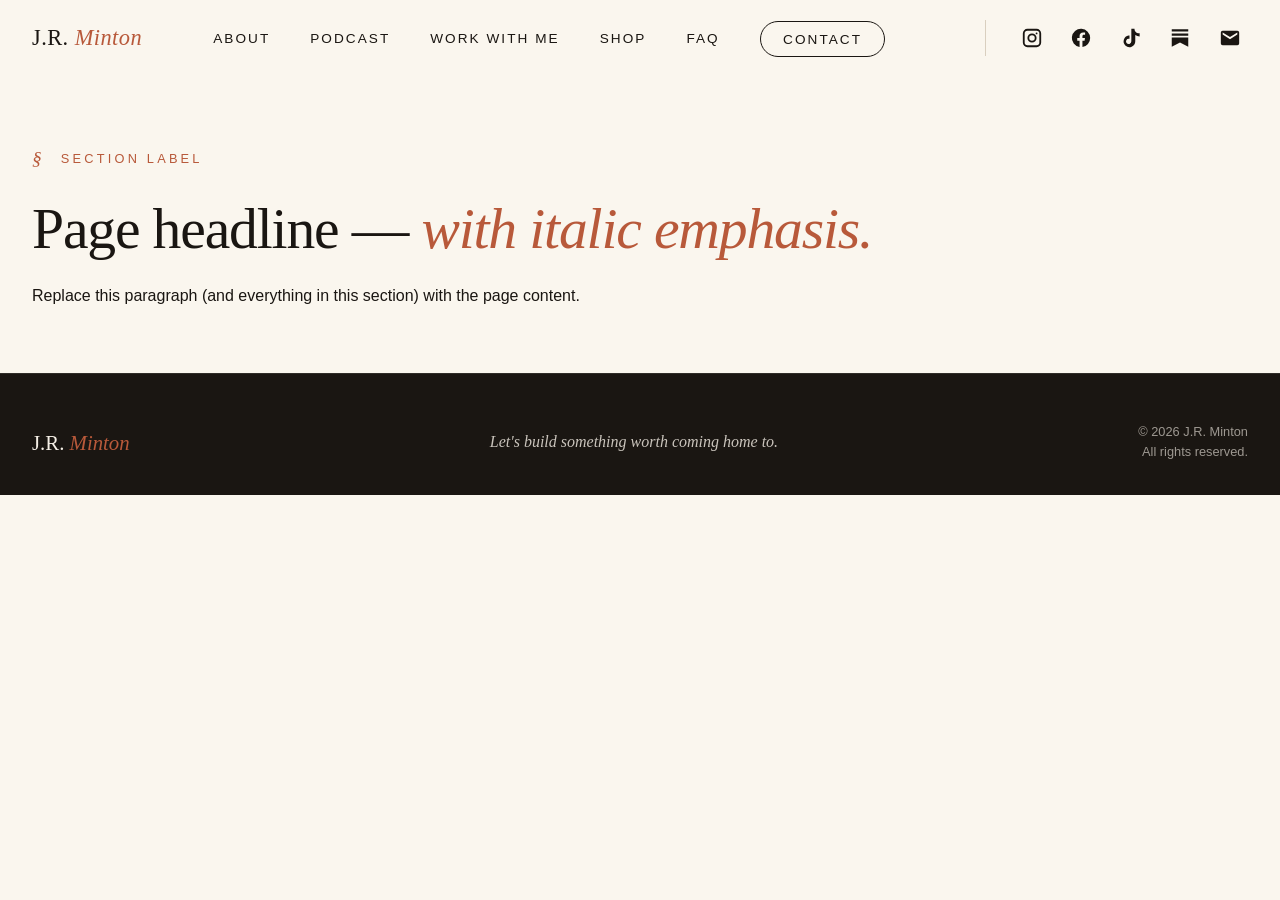
<file: template.html>
<!DOCTYPE html>
<html lang="en">
<head>
<meta charset="UTF-8" />
<meta name="viewport" content="width=device-width, initial-scale=1.0" />

<!-- ============== PAGE-SPECIFIC METADATA ============== -->
<!-- Edit these five lines for each new page. Everything else can stay as-is. -->
<title>Page Title — J.R. Minton</title>
<meta name="description" content="One-sentence description of this page (~150 characters)." />
<link rel="canonical" href="https://jrminton.com/PAGE_SLUG.html" />

<!-- ============== SHARED SEO META ============== -->
<meta name="author" content="J.R. Minton" />
<meta name="robots" content="index, follow, max-image-preview:large" />
<meta name="theme-color" content="#1a1612" />

<!-- ============== OPEN GRAPH (link previews) ============== -->
<!-- Update og:title, og:description, og:url to match this page. og:image can stay the same -->
<!-- unless you want a page-specific share image. -->
<meta property="og:type" content="website" />
<meta property="og:site_name" content="J.R. Minton" />
<meta property="og:title" content="Page Title — J.R. Minton" />
<meta property="og:description" content="One-sentence description of this page." />
<meta property="og:url" content="https://jrminton.com/PAGE_SLUG.html" />
<meta property="og:image" content="https://jrminton.com/jr-minton.jpg" />
<meta property="og:image:alt" content="Portrait of J.R. Minton" />
<meta property="og:locale" content="en_US" />

<!-- ============== TWITTER / X CARD ============== -->
<meta name="twitter:card" content="summary_large_image" />
<meta name="twitter:title" content="Page Title — J.R. Minton" />
<meta name="twitter:description" content="One-sentence description of this page." />
<meta name="twitter:image" content="https://jrminton.com/jr-minton.jpg" />
<meta name="twitter:image:alt" content="Portrait of J.R. Minton" />

<!-- ============== FAVICON ============== -->
<link rel="icon" type="image/x-icon" href="/favicon.ico" />
<link rel="icon" type="image/svg+xml" href="/favicon.svg" />
<link rel="icon" type="image/png" sizes="96x96" href="/favicon-96x96.png" />
<link rel="apple-touch-icon" sizes="180x180" href="/apple-touch-icon.png" />
<link rel="manifest" href="/site.webmanifest" />

<!-- ============== SHARED STYLES ============== -->
<link rel="stylesheet" href="styles.css?v=2" />

<!-- ============== OPTIONAL: PAGE-SPECIFIC STRUCTURED DATA ============== -->
<!-- If this page deserves its own JSON-LD (e.g. an Article or CollectionPage),
     add a <script type="application/ld+json"> block here. Otherwise leave blank. -->

</head>
<body>

<!-- ============== NAV (shared — keep identical across pages) ============== -->
<nav id="nav">
  <div class="nav-inner">
    <a href="/" class="nav-logo">J.R. <span>Minton</span></a>
    <ul class="nav-links" id="navLinks">
      <li><a href="/#about">About</a></li>
      <li><a href="/#podcast">Podcast</a></li>
      <li><a href="/#work">Work With Me</a></li>
      <li><a href="/affiliates">Shop</a></li>
      <li><a href="/#faq">FAQ</a></li>
      <li><a href="/#connect" class="nav-cta">Contact</a></li>
    </ul>
    <div class="nav-socials">
      <a href="https://www.instagram.com/minton__jr" target="_blank" rel="noopener noreferrer" class="nav-social" aria-label="Instagram">
        <svg viewBox="0 0 24 24"><path fill-rule="evenodd" d="M7 2h10a5 5 0 0 1 5 5v10a5 5 0 0 1-5 5H7a5 5 0 0 1-5-5V7a5 5 0 0 1 5-5zm0 2a3 3 0 0 0-3 3v10a3 3 0 0 0 3 3h10a3 3 0 0 0 3-3V7a3 3 0 0 0-3-3zm10 2a1 1 0 1 0 0 2 1 1 0 0 0 0-2zm-5 1a5 5 0 1 1 0 10 5 5 0 0 1 0-10zm0 2a3 3 0 1 0 0 6 3 3 0 0 0 0-6z"/></svg>
      </a>
      <a href="https://www.facebook.com/share/1GjVgejUcX/" target="_blank" rel="noopener noreferrer" class="nav-social" aria-label="Facebook">
        <svg viewBox="0 0 24 24"><path d="M22 12a10 10 0 1 0-11.56 9.88v-6.99H7.9V12h2.54V9.8c0-2.5 1.5-3.89 3.78-3.89 1.1 0 2.24.2 2.24.2v2.46h-1.26c-1.24 0-1.63.77-1.63 1.56V12h2.77l-.44 2.89h-2.33v6.99A10 10 0 0 0 22 12z"/></svg>
      </a>
      <a href="https://www.tiktok.com/@minton__jr" target="_blank" rel="noopener noreferrer" class="nav-social" aria-label="TikTok">
        <svg viewBox="0 0 24 24"><path d="M19.59 6.69a4.83 4.83 0 0 1-3.77-4.25V2h-3.45v13.67a2.89 2.89 0 0 1-5.2 1.74 2.89 2.89 0 0 1 2.31-4.64 2.93 2.93 0 0 1 .88.13V9.4a6.84 6.84 0 0 0-1-.05A6.33 6.33 0 0 0 5.8 20.1a6.34 6.34 0 0 0 10.86-4.43V8.78a8.16 8.16 0 0 0 4.77 1.52V6.85a4.85 4.85 0 0 1-1.84-.16z"/></svg>
      </a>
      <a href="https://substack.com/@mintonjr" target="_blank" rel="noopener noreferrer" class="nav-social" aria-label="Substack">
        <svg viewBox="0 0 24 24"><path d="M3 2.5h18V5H3zm0 4.5h18v2.5H3zm0 4.5h18V21.5l-9-4.5-9 4.5z"/></svg>
      </a>
      <a href="mailto:sofas_liquids_8u@icloud.com" class="nav-social" aria-label="Email J.R.">
        <svg viewBox="0 0 24 24"><path d="M20 4H4a2 2 0 0 0-2 2v12a2 2 0 0 0 2 2h16a2 2 0 0 0 2-2V6a2 2 0 0 0-2-2zm0 4.24-8 5-8-5V6l8 5 8-5v2.24z"/></svg>
      </a>
    </div>
    <button class="menu-toggle" id="menuToggle" aria-label="Open menu" aria-expanded="false">
      <svg class="menu-icon-open" viewBox="0 0 24 24" aria-hidden="true">
        <path d="M3 6h18M3 12h18M3 18h18" stroke="currentColor" stroke-width="2" stroke-linecap="round" fill="none"/>
      </svg>
      <svg class="menu-icon-close" viewBox="0 0 24 24" aria-hidden="true">
        <path d="M6 6l12 12M18 6L6 18" stroke="currentColor" stroke-width="2" stroke-linecap="round" fill="none"/>
      </svg>
    </button>
  </div>
</nav>

<!-- ============== PAGE CONTENT ============== -->
<!--
  Replace everything inside <main>...</main> with this page's content.

  Useful class hooks that already have styling in styles.css:
    .section-inner          → centered max-width 1400px container with 2rem padding
    .section-label          → small uppercase orange-rule label (e.g. "About", "Podcast")
    .section-title          → big serif headline; auto-fades in on scroll
    .italic                 → inline italic Fraunces (use a <span class="italic">)
    .btn .btn-primary       → solid terracotta button
    .btn .btn-secondary     → outlined button
    .btn-arrow              → animated arrow inside a button

  Body backgrounds: use class="paper-bg" or class="cream-bg" on a wrapping
  section to mirror the alternating section style on the homepage. Or just
  set background in your own page-specific rules in styles.css.
-->
<main>

  <section style="padding: 9rem 2rem 4rem;">
    <div class="section-inner">
      <div class="section-label">Section Label</div>
      <h2 class="section-title">Page headline — <span class="italic">with italic emphasis.</span></h2>
      <p>Replace this paragraph (and everything in this section) with the page content.</p>
    </div>
  </section>

</main>

<!-- ============== FOOTER (shared — keep identical across pages) ============== -->
<footer>
  <div class="footer-inner">
    <div class="footer-logo">J.R. <span class="italic">Minton</span></div>
    <div class="footer-tagline">Let's build something worth coming home to.</div>
    <div class="footer-meta">
      © 2026 J.R. Minton<br>
      All rights reserved.
    </div>
  </div>
</footer>

<!-- ============== SHARED SCRIPTS ============== -->
<script src="scripts.js?v=2" defer></script>

</body>
</html>
</file>
<file: styles.css>
:root {
    --ink: #1a1612;
    --cream: #f5efe6;
    --paper: #faf6ee;
    --terracotta: #b8593a;
    --terracotta-deep: #8f4128;
    --sage: #6b7a5a;
    --warm-gray: #8a7d6b;
    --rule: #d9cfbf;
  }

  * { margin: 0; padding: 0; box-sizing: border-box; }

  html { scroll-behavior: smooth; }

  body {
    background: var(--paper);
    color: var(--ink);
    font-family: 'Inter', sans-serif;
    font-weight: 400;
    line-height: 1.6;
    -webkit-font-smoothing: antialiased;
    overflow-x: hidden;
  }

  .display { font-family: 'Fraunces', serif; font-weight: 400; letter-spacing: -0.02em; }
  .display-italic { font-family: 'Fraunces', serif; font-style: italic; font-weight: 400; }

  /* ================ NAV ================ */
  nav {
    position: fixed;
    top: 0; left: 0; right: 0;
    z-index: 100;
    padding: 1.25rem 2rem;
    background: var(--paper);
    border-bottom: 1px solid transparent;
    transition: border-color 0.3s ease;
  }
  nav.scrolled { border-bottom-color: var(--rule); }

  .nav-inner {
    max-width: 1400px;
    margin: 0 auto;
    display: flex;
    justify-content: space-between;
    align-items: center;
  }

  .nav-logo {
    font-family: 'Fraunces', serif;
    font-size: 1.4rem;
    font-weight: 500;
    letter-spacing: 0.02em;
    color: var(--ink);
    text-decoration: none;
  }
  .nav-logo span { font-style: italic; color: var(--terracotta); }

  .nav-links {
    display: flex;
    gap: 2.5rem;
    list-style: none;
    align-items: center;
  }
  .nav-links a {
    font-size: 0.85rem;
    text-transform: uppercase;
    letter-spacing: 0.15em;
    color: var(--ink);
    text-decoration: none;
    transition: color 0.2s ease;
    font-weight: 500;
  }
  .nav-links a:hover { color: var(--terracotta); }

  .nav-cta {
    padding: 0.6rem 1.4rem;
    border: 1px solid var(--ink);
    border-radius: 999px;
    transition: all 0.2s ease;
  }
  .nav-cta:hover {
    background: var(--ink);
    color: var(--paper) !important;
  }

  .menu-toggle {
    display: none;
    background: none;
    border: none;
    cursor: pointer;
    color: var(--ink);
    padding: 0.25rem;
    line-height: 0;
  }
  .menu-toggle svg {
    width: 24px;
    height: 24px;
    display: block;
  }
  .menu-toggle .menu-icon-close { display: none; }
  .menu-toggle.is-open .menu-icon-open { display: none; }
  .menu-toggle.is-open .menu-icon-close { display: block; }

  /* ================ NAV SOCIALS ================ */
  .nav-socials {
    display: flex;
    align-items: center;
    gap: 0.85rem;
    margin-left: 1.75rem;
    padding-left: 1.75rem;
    border-left: 1px solid var(--rule);
  }
  .nav-social {
    display: inline-flex;
    align-items: center;
    justify-content: center;
    width: 36px;
    height: 36px;
    border-radius: 50%;
    color: var(--ink);
    transition: all 0.2s ease;
    text-decoration: none;
  }
  .nav-social:hover {
    background: var(--terracotta);
    color: var(--paper);
    transform: translateY(-1px);
  }
  .nav-social svg {
    width: 22px;
    height: 22px;
    fill: currentColor;
  }

  /* ================ HERO ================ */
  .hero {
    min-height: 100vh;
    /* dvh accounts for iOS Safari's collapsing browser chrome — newer browsers
       use this; older ones fall back to the vh value above. */
    min-height: 100dvh;
    padding: 8rem 2rem 4rem;
    display: flex;
    align-items: center;
    position: relative;
    overflow: hidden;
    background: var(--ink);
    color: var(--cream);
  }

  .hero::before {
    content: '';
    position: absolute;
    top: 0; right: 0;
    width: 45%;
    height: 100%;
    background:
      radial-gradient(circle at 80% 30%, rgba(184, 89, 58, 0.12) 0%, transparent 55%),
      radial-gradient(circle at 20% 70%, rgba(107, 122, 90, 0.08) 0%, transparent 45%);
    pointer-events: none;
  }

  .hero-inner {
    max-width: 1100px;
    margin: 0 auto;
    width: 100%;
    position: relative;
    z-index: 1;
  }

  .hero-headline-row {
    display: flex;
    align-items: center;
    justify-content: center;
    gap: 2.5rem;
    margin-bottom: 2rem;
    flex-wrap: wrap;
  }
  .hero-headline-row h1 {
    margin-bottom: 0;
    min-width: 0;
  }

  .hero-eyebrow {
    display: flex;
    align-items: center;
    gap: 1rem;
    margin-bottom: 2rem;
    font-size: 0.8rem;
    letter-spacing: 0.2em;
    text-transform: uppercase;
    color: var(--warm-gray);
    font-weight: 500;
  }
  .hero-eyebrow::before {
    content: '';
    width: 40px;
    height: 1px;
    background: var(--terracotta);
  }
  .hero .hero-eyebrow {
    color: var(--cream);
    opacity: 0.7;
  }

  .hero h1 {
    font-family: 'Fraunces', serif;
    font-size: clamp(3rem, 7vw, 6.5rem);
    line-height: 0.95;
    letter-spacing: -0.03em;
    margin-bottom: 2rem;
    font-weight: 300;
    color: var(--cream);
  }
  .hero h1 .italic {
    font-style: italic;
    color: var(--terracotta);
    font-weight: 300;
  }
  .hero h1 .headline-line-2 {
    font-size: 0.78em;
    display: inline-block;
    white-space: nowrap;
  }
  /* Allow the second line to wrap on narrow screens; otherwise it overflows
     the viewport and gets clipped by body's overflow-x: hidden. */
  @media (max-width: 600px) {
    .hero h1 .headline-line-2 { white-space: normal; }
  }

  .hero-tagline {
    font-size: 1.15rem;
    line-height: 1.6;
    color: var(--cream);
    opacity: 0.78;
    max-width: 520px;
    margin-bottom: 2.5rem;
  }

  .hero-cta-group {
    display: flex;
    gap: 1rem;
    flex-wrap: wrap;
  }

  .btn {
    display: inline-flex;
    align-items: center;
    gap: 0.6rem;
    padding: 0.95rem 1.8rem;
    font-size: 0.85rem;
    text-transform: uppercase;
    letter-spacing: 0.15em;
    text-decoration: none;
    font-weight: 500;
    transition: all 0.25s ease;
    cursor: pointer;
    border: none;
    font-family: 'Inter', sans-serif;
  }
  .btn-primary {
    background: var(--ink);
    color: var(--paper);
    border-radius: 999px;
  }
  .btn-primary:hover {
    background: var(--terracotta);
    transform: translateY(-2px);
  }
  .btn-secondary {
    background: var(--cream);
    color: var(--ink);
    border: 1.5px solid var(--ink);
    border-radius: 999px;
  }
  .btn-secondary:hover {
    background: var(--ink);
    color: var(--paper);
  }
  .hero .btn-secondary {
    background: transparent;
    color: var(--cream);
    border-color: var(--cream);
  }
  .hero .btn-secondary:hover {
    background: var(--cream);
    color: var(--ink);
  }
  .btn-arrow { transition: transform 0.25s ease; }
  .btn:hover .btn-arrow { transform: translateX(4px); }

  .hero-portrait {
    width: 220px;
    height: 220px;
    flex-shrink: 0;
    border-radius: 50%;
    overflow: hidden;
    box-shadow: 0 8px 24px rgba(26, 22, 18, 0.15);
    background: var(--cream);
  }

  .hero-portrait img {
    width: 100%;
    height: 100%;
    object-fit: cover;
    object-position: center top;
    display: block;
  }

  .portrait-badge {
    position: absolute;
    bottom: -1.5rem;
    left: -1.5rem;
    background: var(--cream);
    padding: 1.25rem 1.5rem;
    border-radius: 4px;
    box-shadow: 0 10px 40px rgba(26, 22, 18, 0.12);
    z-index: 2;
  }
  .portrait-badge-num {
    font-family: 'Fraunces', serif;
    font-size: 2rem;
    line-height: 1;
    color: var(--terracotta);
    font-weight: 500;
  }
  .portrait-badge-label {
    font-size: 0.7rem;
    text-transform: uppercase;
    letter-spacing: 0.15em;
    color: var(--warm-gray);
    margin-top: 0.4rem;
  }

  /* ================ SOCIAL STRIP ================ */
  .social-strip {
    background: var(--ink);
    color: var(--cream);
    padding: 3rem 2rem;
    overflow: hidden;
  }
  /* Inline variant — sits inside another section with rounded corners and tight margins */
  .social-strip-inline {
    border-radius: 4px;
    padding: 2.5rem 2rem;
    margin-bottom: 1.5rem;
  }
  .social-strip-inner {
    max-width: 1400px;
    margin: 0 auto;
    display: grid;
    grid-template-columns: repeat(4, 1fr);
    gap: 2rem;
  }
  .social-stat {
    text-align: center;
    border-right: 1px solid rgba(245, 239, 230, 0.15);
    padding: 0.5rem 0;
  }
  .social-stat:last-child { border-right: none; }
  .social-stat-num {
    font-family: 'Fraunces', serif;
    font-size: 2.5rem;
    line-height: 1;
    margin-bottom: 0.5rem;
    font-weight: 400;
  }
  .social-stat-num .italic { font-style: italic; color: var(--terracotta); }
  .social-stat-label {
    font-size: 0.75rem;
    text-transform: uppercase;
    letter-spacing: 0.2em;
    opacity: 0.7;
  }

  /* ================ SECTION SHARED ================ */
  section {
    padding: 7rem 2rem;
    position: relative;
  }
  .section-inner {
    max-width: 1400px;
    margin: 0 auto;
  }

  .section-label {
    font-size: 0.8rem;
    letter-spacing: 0.25em;
    text-transform: uppercase;
    color: var(--terracotta);
    margin-bottom: 1.5rem;
    font-weight: 500;
    display: flex;
    align-items: center;
    gap: 1rem;
  }
  .section-label::before {
    content: '§';
    font-family: 'Fraunces', serif;
    font-size: 1.2rem;
    font-style: italic;
  }

  .section-title {
    font-family: 'Fraunces', serif;
    font-size: clamp(2.2rem, 4.5vw, 4rem);
    line-height: 1.05;
    letter-spacing: -0.02em;
    margin-bottom: 1.5rem;
    font-weight: 400;
  }
  .section-title .italic { font-style: italic; color: var(--terracotta); font-weight: 300; }

  /* ================ ABOUT ================ */
  .about {
    background: var(--cream);
  }
  .about-grid {
    display: grid;
    grid-template-columns: 1fr 1.2fr;
    gap: 5rem;
    align-items: start;
  }
  .about-image-stack {
    position: relative;
    aspect-ratio: 3/4;
  }
  .about-image-main {
    position: absolute;
    inset: 0;
    background: linear-gradient(135deg, #3d342a 0%, #1a1612 100%);
    border-radius: 4px;
    box-shadow: 0 20px 60px rgba(26, 22, 18, 0.2);
    overflow: hidden;
  }
  .about-image-main img {
    width: 100%;
    height: 100%;
    object-fit: cover;
    object-position: center;
    display: block;
  }
  .about-quote-card {
    position: absolute;
    bottom: -2rem;
    right: -2rem;
    background: var(--paper);
    padding: 1.75rem;
    max-width: 240px;
    border-radius: 4px;
    box-shadow: 0 15px 40px rgba(26, 22, 18, 0.15);
  }
  .about-quote-card .quote-mark {
    font-family: 'Fraunces', serif;
    font-style: italic;
    font-size: 3rem;
    line-height: 0.5;
    color: var(--terracotta);
    margin-bottom: 0.5rem;
    display: block;
  }
  .about-quote-card p {
    font-family: 'Fraunces', serif;
    font-style: italic;
    font-size: 0.95rem;
    line-height: 1.4;
    color: var(--ink);
  }

  .about-content p {
    margin-bottom: 1.25rem;
    font-size: 1.05rem;
    line-height: 1.75;
    color: var(--ink);
    opacity: 0.88;
  }
  .about-content p:first-of-type {
    font-family: 'Fraunces', serif;
    font-size: 1.4rem;
    line-height: 1.5;
    color: var(--ink);
    opacity: 1;
    margin-bottom: 1.75rem;
  }
  .about-content p:first-of-type .italic {
    font-style: italic;
    color: var(--terracotta);
  }

  .about-meta {
    margin-top: 2.5rem;
    padding-top: 2rem;
    border-top: 1px solid var(--rule);
    display: grid;
    grid-template-columns: repeat(3, 1fr);
    gap: 1.5rem;
  }
  .about-meta-item {
    font-size: 0.85rem;
  }
  .about-meta-label {
    text-transform: uppercase;
    letter-spacing: 0.15em;
    color: var(--warm-gray);
    margin-bottom: 0.4rem;
    font-size: 0.7rem;
  }
  .about-meta-value {
    font-family: 'Fraunces', serif;
    font-size: 1rem;
  }

  /* ================ PODCAST ================ */
  .podcast {
    background: var(--ink);
    color: var(--cream);
    overflow: hidden;
    position: relative;
    /* Override global section padding — handle our own spacing */
    padding: 4rem 2rem 5rem;
  }

  .podcast-stack {
    max-width: 760px;
    width: 100%;
    margin: 0 auto;
    text-align: center;
    position: relative;
    display: flex;
    flex-direction: column;
    align-items: center;
  }
  .podcast .section-label {
    color: var(--terracotta);
    justify-content: center;
    margin-bottom: 2rem;
  }

  /* The wave - scales based on scroll progress.
     transform-origin: center bottom means it shrinks UPWARD from its
     bottom edge, leaving the title position untouched.
     margin-top (set by JS, becomes negative) pulls the shrinking wave
     up toward the label, closing the empty space above it. */
  .podcast-wave {
    position: relative;
    width: 100%;
    max-width: 720px;
    aspect-ratio: 16/9;
    display: flex;
    align-items: center;
    justify-content: center;
    transform: scale(var(--wave-scale, 1));
    transform-origin: center bottom;
    margin-top: var(--wave-margin-top, 0rem);
  }
  .podcast-wave-glow {
    position: absolute;
    inset: -10%;
    background: radial-gradient(circle at center, rgba(184, 89, 58, 0.18) 0%, transparent 60%);
    pointer-events: none;
    opacity: var(--glow-opacity, 1);
  }
  .podcast-wave img {
    width: 100%;
    height: auto;
    filter: brightness(0) invert(1);
    position: relative;
    z-index: 1;
    animation: wave-pulse 4s ease-in-out infinite;
  }

  @keyframes wave-pulse {
    0%, 100% { opacity: 0.85; transform: scale(1); }
    50% { opacity: 1; transform: scale(1.02); }
  }

  /* Content that fades in as user scrolls */
  .podcast-content {
    opacity: var(--content-opacity, 0);
    transform: translateY(var(--content-translate, 30px));
    transition: opacity 0.3s ease, transform 0.3s ease;
    width: 100%;
  }

  .podcast-title {
    font-family: 'Fraunces', serif;
    font-size: clamp(2.2rem, 4.5vw, 4rem);
    line-height: 1.05;
    letter-spacing: -0.02em;
    margin-bottom: 1.5rem;
    font-weight: 400;
    color: var(--cream);
  }
  .podcast-title .italic {
    font-style: italic;
    color: var(--terracotta);
    font-weight: 300;
  }

  .podcast-description {
    font-size: 1rem;
    line-height: 1.65;
    color: var(--cream);
    opacity: 0.85;
    margin-bottom: 0.75rem;
    max-width: 600px;
    margin-left: auto;
    margin-right: auto;
  }
  .podcast-description:last-of-type {
    margin-bottom: 1.75rem;
  }

  .podcast-coming-soon {
    display: inline-block;
    margin-bottom: 1.5rem;
    padding: 0.4rem 0.9rem;
    background: var(--terracotta);
    color: var(--cream);
    font-size: 0.7rem;
    text-transform: uppercase;
    letter-spacing: 0.2em;
    border-radius: 2px;
    font-weight: 500;
  }

  .podcast-platforms {
    display: flex;
    flex-wrap: wrap;
    gap: 0.75rem;
    justify-content: center;
  }
  .platform-pill {
    padding: 0.6rem 1.2rem;
    background: rgba(245, 239, 230, 0.08);
    border: 1px solid rgba(245, 239, 230, 0.2);
    border-radius: 999px;
    font-size: 0.8rem;
    text-transform: uppercase;
    letter-spacing: 0.15em;
    color: var(--cream);
    text-decoration: none;
    transition: all 0.2s ease;
  }
  .platform-pill:hover {
    background: var(--terracotta);
    border-color: var(--terracotta);
  }

  /* ================ WORK WITH ME ================ */
  .work {
    background: var(--paper);
  }
  .work-header {
    text-align: center;
    max-width: 720px;
    margin: 0 auto 5rem;
  }
  .work-header .section-label { justify-content: center; }
  .work-subtitle {
    font-size: 1.1rem;
    line-height: 1.6;
    color: var(--ink);
    opacity: 0.8;
    max-width: 600px;
    margin: 1.5rem auto 0;
  }

  .demographics {
    display: grid;
    grid-template-columns: repeat(4, 1fr);
    gap: 1px;
    background: var(--rule);
    margin-bottom: 5rem;
    border: 1px solid var(--rule);
  }
  .demo-card {
    background: var(--paper);
    padding: 2rem 1.5rem;
    text-align: center;
    min-width: 0;
    overflow: hidden;
  }
  .demo-num {
    font-family: 'Fraunces', serif;
    font-size: 2.8rem;
    line-height: 1;
    color: var(--terracotta);
    margin-bottom: 0.5rem;
    font-weight: 400;
  }
  .demo-num .italic { font-style: italic; }
  .demo-label {
    font-size: 0.75rem;
    text-transform: uppercase;
    letter-spacing: 0.15em;
    color: var(--warm-gray);
    line-height: 1.4;
  }

  .work-categories {
    display: grid;
    grid-template-columns: repeat(2, 1fr);
    gap: 2rem;
    margin-bottom: 4rem;
  }
  .category-card {
    background: var(--cream);
    padding: 2.5rem;
    border-radius: 4px;
    border: 1px solid var(--rule);
    transition: all 0.3s ease;
  }
  .category-card:hover {
    border-color: var(--terracotta);
    transform: translateY(-3px);
  }
  .category-num {
    font-family: 'Fraunces', serif;
    font-style: italic;
    font-size: 1rem;
    color: var(--terracotta);
    margin-bottom: 1rem;
  }
  .category-title {
    font-family: 'Fraunces', serif;
    font-size: 1.6rem;
    margin-bottom: 1rem;
    line-height: 1.2;
  }
  .category-desc {
    font-size: 0.95rem;
    line-height: 1.6;
    opacity: 0.8;
  }

  .work-cta-block {
    background: var(--ink);
    color: var(--cream);
    padding: 4rem 3rem;
    border-radius: 4px;
    text-align: center;
  }
  .work-cta-block h3 {
    font-family: 'Fraunces', serif;
    font-size: clamp(1.8rem, 3.5vw, 2.8rem);
    line-height: 1.1;
    margin-bottom: 1rem;
    font-weight: 400;
  }
  .work-cta-block h3 .italic { font-style: italic; color: var(--terracotta); }
  .work-cta-block p {
    opacity: 0.8;
    margin-bottom: 2rem;
    max-width: 540px;
    margin-left: auto;
    margin-right: auto;
  }
  .work-cta-block .btn-primary {
    background: var(--terracotta);
  }
  .work-cta-block .btn-primary:hover {
    background: var(--cream);
    color: var(--ink);
  }

  /* ================ SHOP / FINDS ================ */
  /* (Finds section CSS removed — no corresponding HTML.) */

  /* ================ FAQ ================ */
  .faq {
    background: var(--cream);
    color: var(--ink);
    padding: 7rem 2rem;
    position: relative;
  }
  .faq-inner {
    max-width: 820px;
    margin: 0 auto;
  }
  .faq-header {
    text-align: center;
    margin-bottom: 4rem;
  }
  .faq h2 {
    font-family: 'Fraunces', serif;
    font-size: clamp(2.5rem, 5vw, 4.5rem);
    line-height: 1.05;
    margin: 1rem 0 1.25rem;
    font-weight: 400;
  }
  .faq h2 .italic { font-style: italic; color: var(--terracotta); }
  .faq-sub {
    font-size: 1.05rem;
    opacity: 0.75;
    max-width: 540px;
    margin: 0 auto;
    line-height: 1.6;
  }
  .faq-list {
    border-top: 1px solid rgba(26, 22, 18, 0.15);
  }
  .faq-item {
    border-bottom: 1px solid rgba(26, 22, 18, 0.15);
  }
  .faq-item summary {
    list-style: none;
    cursor: pointer;
    padding: 1.6rem 0;
    font-family: 'Fraunces', serif;
    font-size: 1.25rem;
    font-weight: 400;
    color: var(--ink);
    display: flex;
    justify-content: space-between;
    align-items: center;
    gap: 1.5rem;
    transition: color 0.2s ease;
  }
  .faq-item summary::-webkit-details-marker { display: none; }
  .faq-item summary:hover { color: var(--terracotta); }
  .faq-icon {
    flex-shrink: 0;
    width: 24px;
    height: 24px;
    position: relative;
    transition: transform 0.3s ease;
  }
  .faq-icon::before,
  .faq-icon::after {
    content: '';
    position: absolute;
    background: currentColor;
    top: 50%;
    left: 50%;
    transition: transform 0.3s ease;
  }
  .faq-icon::before {
    width: 14px;
    height: 1.5px;
    transform: translate(-50%, -50%);
  }
  .faq-icon::after {
    width: 1.5px;
    height: 14px;
    transform: translate(-50%, -50%);
  }
  .faq-item[open] .faq-icon::after {
    transform: translate(-50%, -50%) rotate(90deg);
    opacity: 0;
  }
  .faq-answer {
    padding: 0 0 1.8rem;
    font-size: 1rem;
    line-height: 1.7;
    color: var(--ink);
    opacity: 0.85;
    max-width: 680px;
  }
  .faq-answer a {
    color: var(--terracotta);
    text-decoration: underline;
    text-underline-offset: 3px;
  }
  .faq-answer a:hover { color: var(--terracotta-deep); }

  /* ================ CONNECT ================ */
  .connect {
    background: var(--ink);
    color: var(--cream);
    padding: 7rem 2rem;
    position: relative;
    overflow: hidden;
  }
  .connect::before {
    content: '';
    position: absolute;
    top: -10%; right: -10%;
    width: 500px; height: 500px;
    background: radial-gradient(circle, rgba(184, 89, 58, 0.15), transparent 70%);
    border-radius: 50%;
    pointer-events: none;
  }
  .connect-inner {
    max-width: 1000px;
    margin: 0 auto;
    text-align: center;
    position: relative;
    z-index: 1;
  }
  .connect h2 {
    font-family: 'Fraunces', serif;
    font-size: clamp(2.5rem, 5vw, 4.5rem);
    line-height: 1.05;
    margin-bottom: 1.5rem;
    font-weight: 400;
  }
  .connect h2 .italic { font-style: italic; color: var(--terracotta); }
  .connect-sub {
    font-size: 1.1rem;
    opacity: 0.8;
    margin-bottom: 3rem;
    max-width: 600px;
    margin-left: auto;
    margin-right: auto;
  }

  /* Contact form */
  .contact-form {
    max-width: 600px;
    margin: 0 auto;
    text-align: left;
  }
  .form-row {
    display: grid;
    grid-template-columns: 1fr 1fr;
    gap: 1.25rem;
    margin-bottom: 1.25rem;
  }
  .form-field {
    margin-bottom: 1.25rem;
    display: flex;
    flex-direction: column;
  }
  .form-row .form-field { margin-bottom: 0; }
  .form-field label {
    font-size: 0.7rem;
    text-transform: uppercase;
    letter-spacing: 0.15em;
    margin-bottom: 0.5rem;
    opacity: 0.7;
    color: var(--cream);
    font-weight: 500;
  }
  .form-field input,
  .form-field textarea {
    background: rgba(245, 239, 230, 0.06);
    border: 1px solid rgba(245, 239, 230, 0.18);
    color: var(--cream);
    padding: 0.85rem 1rem;
    font-family: inherit;
    font-size: 1rem;
    border-radius: 3px;
    transition: border-color 0.2s, background 0.2s;
    width: 100%;
    box-sizing: border-box;
  }
  .form-field input:focus,
  .form-field textarea:focus {
    outline: none;
    border-color: var(--terracotta);
    background: rgba(245, 239, 230, 0.1);
  }
  .form-field textarea {
    resize: vertical;
    min-height: 140px;
    font-family: inherit;
    line-height: 1.5;
  }
  .form-honeypot {
    position: absolute;
    left: -9999px;
    width: 1px;
    height: 1px;
    opacity: 0;
  }
  .form-submit-row {
    text-align: center;
    margin-top: 0.5rem;
  }
  .form-submit {
    background: var(--terracotta);
    color: var(--cream);
    border: none;
    padding: 1rem 2.5rem;
    font-family: inherit;
    font-size: 0.85rem;
    letter-spacing: 0.2em;
    text-transform: uppercase;
    cursor: pointer;
    border-radius: 2px;
    font-weight: 500;
    transition: background 0.25s, transform 0.25s;
  }
  .form-submit:hover {
    background: var(--terracotta-deep);
    transform: translateY(-2px);
  }
  .form-submit:disabled {
    opacity: 0.6;
    cursor: not-allowed;
    transform: none;
  }
  .form-status {
    margin-top: 1.5rem;
    border-radius: 4px;
    font-size: 0.95rem;
    text-align: center;
    /* Always rendered (no display:none) so aria-live announcements fire when text appears.
       Visually invisible when empty: zero padding, transparent border. */
    padding: 0;
    border: 1px solid transparent;
    background: transparent;
    color: var(--cream);
    transition: padding 0.2s, background 0.2s, border-color 0.2s;
  }
  .form-status.success,
  .form-status.error {
    padding: 1rem 1.25rem;
  }
  .form-status.success {
    background: rgba(184, 89, 58, 0.18);
    border-color: var(--terracotta);
  }
  .form-status.error {
    background: rgba(220, 80, 80, 0.18);
    border-color: #dc6464;
  }
  /* ================ FOOTER ================ */
  footer {
    background: var(--ink);
    color: var(--cream);
    padding: 3rem 2rem 2rem;
    border-top: 1px solid rgba(245, 239, 230, 0.1);
  }
  .footer-inner {
    max-width: 1400px;
    margin: 0 auto;
    display: flex;
    justify-content: space-between;
    align-items: center;
    flex-wrap: wrap;
    gap: 1.5rem;
  }
  .footer-logo {
    font-family: 'Fraunces', serif;
    font-size: 1.3rem;
    font-weight: 500;
  }
  .footer-logo .italic { font-style: italic; color: var(--terracotta); }
  .footer-meta {
    font-size: 0.8rem;
    opacity: 0.6;
    text-align: right;
  }
  .footer-tagline {
    font-family: 'Fraunces', serif;
    font-style: italic;
    font-size: 1rem;
    opacity: 0.8;
    text-align: center;
    flex: 1;
    min-width: 200px;
  }

  /* ================ RESPONSIVE ================ */
  @media (max-width: 900px) {
    nav { padding: 1rem 1.25rem; }
    .nav-links {
      position: fixed;
      top: 0; right: -100%;
      width: 75%;
      max-width: 320px;
      height: 100vh;
      height: 100dvh;
      background: var(--paper);
      flex-direction: column;
      padding: 5rem 2rem 2rem;
      gap: 1.5rem;
      transition: right 0.3s ease;
      box-shadow: -10px 0 40px rgba(0, 0, 0, 0.1);
      align-items: flex-start;
    }
    .nav-links.open { right: 0; }
    .nav-links a { font-size: 1rem; }
    .menu-toggle { display: block; z-index: 101; }

    /* Keep social icons visible on mobile, sized down a touch */
    .nav-socials {
      margin-left: 0;
      padding-left: 0;
      border-left: none;
      gap: 0.4rem;
      margin-right: 0.5rem;
    }
    .nav-social {
      width: 32px;
      height: 32px;
    }
    .nav-social svg { width: 20px; height: 20px; }

    .hero { padding: 7rem 1.25rem 4rem; }
    .hero-headline-row {
      gap: 1.25rem;
    }
    .hero-portrait { width: 150px; height: 150px; }

    section { padding: 5rem 1.25rem; }

    .social-strip-inline { padding: 1.5rem 0.75rem; }
    .social-strip-inner {
      grid-template-columns: repeat(4, 1fr);
      gap: 0.5rem;
    }
    .social-stat {
      border-right: 1px solid rgba(245, 239, 230, 0.15);
      padding: 0.25rem 0;
      min-width: 0;
      overflow: hidden;
    }
    .social-stat:last-child { border-right: none; }
    .social-stat-num { font-size: 1.5rem; }
    .social-stat-label { font-size: 0.6rem; letter-spacing: 0.1em; }

    .about-grid {
      grid-template-columns: 1fr;
      gap: 4rem;
    }
    .about-image-stack { max-width: 400px; margin: 0 auto; width: 100%; }
    .about-quote-card { right: 0; }
    .about-meta { grid-template-columns: 1fr; gap: 1.25rem; }

    /* Demographics: keep 4 across on mobile, just smaller. Saves a lot of scroll. */
    .demographics {
      grid-template-columns: repeat(4, 1fr);
      margin-bottom: 3rem;
    }
    .demo-card {
      padding: 1.25rem 0.5rem;
    }
    .demo-num {
      font-size: 1.6rem;
      margin-bottom: 0.4rem;
    }
    .demo-label {
      font-size: 0.6rem;
      letter-spacing: 0.1em;
    }

    /* Categories: 2x2 grid on mobile instead of stacked, with tighter padding */
    .work-categories {
      grid-template-columns: repeat(2, 1fr);
      gap: 1rem;
      margin-bottom: 3rem;
    }
    .category-card {
      padding: 1.5rem 1.25rem;
    }
    .category-num {
      font-size: 0.85rem;
      margin-bottom: 0.5rem;
    }
    .category-title {
      font-size: 1.15rem;
      margin-bottom: 0.6rem;
    }
    .category-desc {
      font-size: 0.85rem;
      line-height: 1.5;
    }

    .work-cta-block { padding: 3rem 1.5rem; }

    .form-row { grid-template-columns: 1fr; gap: 0; }
    .form-row .form-field { margin-bottom: 1.25rem; }

    .footer-inner { flex-direction: column; text-align: center; }
    .footer-meta { text-align: center; }
  }

  /* ================ FADE IN ANIMATIONS ================ */
  .fade-in {
    opacity: 0;
    transform: translateY(20px);
    transition: opacity 0.8s ease, transform 0.8s ease;
  }
  .fade-in.visible {
    opacity: 1;
    transform: translateY(0);
  }

  /* ================================================================ */
  /* ================ AFFILIATE PAGE (affiliates.html) ================ */
  /* ================================================================ */

  /* --- Intro / header band --- */
  .affiliate-intro {
    background: var(--paper);
    padding: 9rem 2rem 4rem;
  }
  .affiliate-intro .section-inner {
    max-width: 760px;
  }
  .affiliate-intro .section-label {
    margin-bottom: 1.5rem;
  }
  .affiliate-intro h1 {
    font-family: 'Fraunces', serif;
    font-size: clamp(2.25rem, 5vw, 3.5rem);
    line-height: 1.05;
    letter-spacing: -0.02em;
    margin-bottom: 1.5rem;
    color: var(--ink);
  }
  .affiliate-intro p.lead {
    font-size: 1.1rem;
    line-height: 1.65;
    color: var(--ink);
    margin-bottom: 2rem;
  }

  /* --- FTC disclosure box --- */
  .affiliate-disclosure {
    margin-top: 2rem;
    padding: 1.25rem 1.5rem;
    border-left: 3px solid var(--terracotta);
    background: rgba(184, 89, 58, 0.06);
    font-size: 0.9rem;
    line-height: 1.55;
    color: var(--ink);
    font-style: italic;
  }
  .affiliate-disclosure strong {
    font-style: normal;
    font-weight: 600;
    text-transform: uppercase;
    letter-spacing: 0.1em;
    font-size: 0.75rem;
    color: var(--terracotta);
    display: block;
    margin-bottom: 0.5rem;
  }

  /* --- Brand section --- */
  .affiliate-brand {
    padding: 5rem 2rem;
    border-top: 1px solid var(--rule);
  }
  .affiliate-brand:nth-of-type(even) { background: var(--cream); }
  .affiliate-brand:nth-of-type(odd)  { background: var(--paper); }
  .affiliate-brand .section-inner {
    max-width: 1100px;
  }

  /* Brand header: name + tagline */
  .brand-header {
    text-align: center;
    margin-bottom: 1.5rem;
  }
  /* Wordmark style — used when no logo image is provided.
     To swap in a real logo image, replace .brand-name with
     <img src="..." class="brand-logo-img" alt="Brand Name"> */
  .brand-name {
    font-family: 'Inter', sans-serif;
    font-size: clamp(1.75rem, 4.5vw, 2.5rem);
    font-weight: 700;
    letter-spacing: 0.12em;
    text-transform: uppercase;
    color: var(--ink);
    line-height: 1;
  }
  .brand-logo-img {
    max-height: 60px;
    width: auto;
    margin: 0 auto;
    display: block;
  }
  .brand-tagline {
    font-family: 'Fraunces', serif;
    font-style: italic;
    font-size: 1.05rem;
    color: var(--warm-gray);
    margin-top: 0.75rem;
  }

  /* "Why I love it" blurb */
  .brand-blurb {
    max-width: 640px;
    margin: 0 auto 2.5rem;
    font-size: 1.05rem;
    line-height: 1.65;
    text-align: center;
    color: var(--ink);
  }

  /* Product grid — always 3 across, even on mobile (per spec) */
  .brand-products {
    display: grid;
    grid-template-columns: repeat(3, 1fr);
    gap: 1rem;
    margin-bottom: 2.5rem;
  }
  .brand-product {
    display: block;
    text-decoration: none;
    color: inherit;
    border-radius: 4px;
    overflow: hidden;
    background: var(--cream);
    transition: transform 0.2s ease, box-shadow 0.2s ease;
  }
  .affiliate-brand:nth-of-type(odd) .brand-product { background: var(--cream); }
  .affiliate-brand:nth-of-type(even) .brand-product { background: var(--paper); }
  .brand-product:hover {
    transform: translateY(-3px);
    box-shadow: 0 10px 24px rgba(26, 22, 18, 0.10);
  }
  .brand-product img {
    width: 100%;
    height: auto;
    aspect-ratio: 2 / 3;
    object-fit: cover;
    display: block;
  }

  /* Discount code pill */
  .brand-code {
    display: flex;
    justify-content: center;
    align-items: center;
    gap: 0.75rem;
    margin-top: 1rem;
  }
  .brand-code-label {
    font-size: 0.7rem;
    text-transform: uppercase;
    letter-spacing: 0.2em;
    color: var(--warm-gray);
  }
  .brand-code-value {
    display: inline-flex;
    align-items: center;
    gap: 0.5rem;
    padding: 0.6rem 1rem;
    border: 1px dashed var(--terracotta);
    border-radius: 999px;
    font-family: 'Inter', sans-serif;
    font-weight: 600;
    letter-spacing: 0.1em;
    color: var(--terracotta);
    background: rgba(184, 89, 58, 0.04);
    cursor: pointer;
    transition: background 0.2s ease, color 0.2s ease;
    user-select: all;
  }
  .brand-code-value:hover {
    background: var(--terracotta);
    color: var(--paper);
  }
  .brand-code-copied {
    font-size: 0.75rem;
    color: var(--terracotta);
    opacity: 0;
    transition: opacity 0.2s ease;
  }
  .brand-code-copied.is-visible { opacity: 1; }

  /* --- Mobile tweaks --- */
  @media (max-width: 600px) {
    .affiliate-intro { padding: 7rem 1.25rem 3rem; }
    .affiliate-brand { padding: 3.5rem 1.25rem; }
    .brand-products { gap: 0.5rem; }
    .brand-blurb { font-size: 1rem; }
  }
</file>
